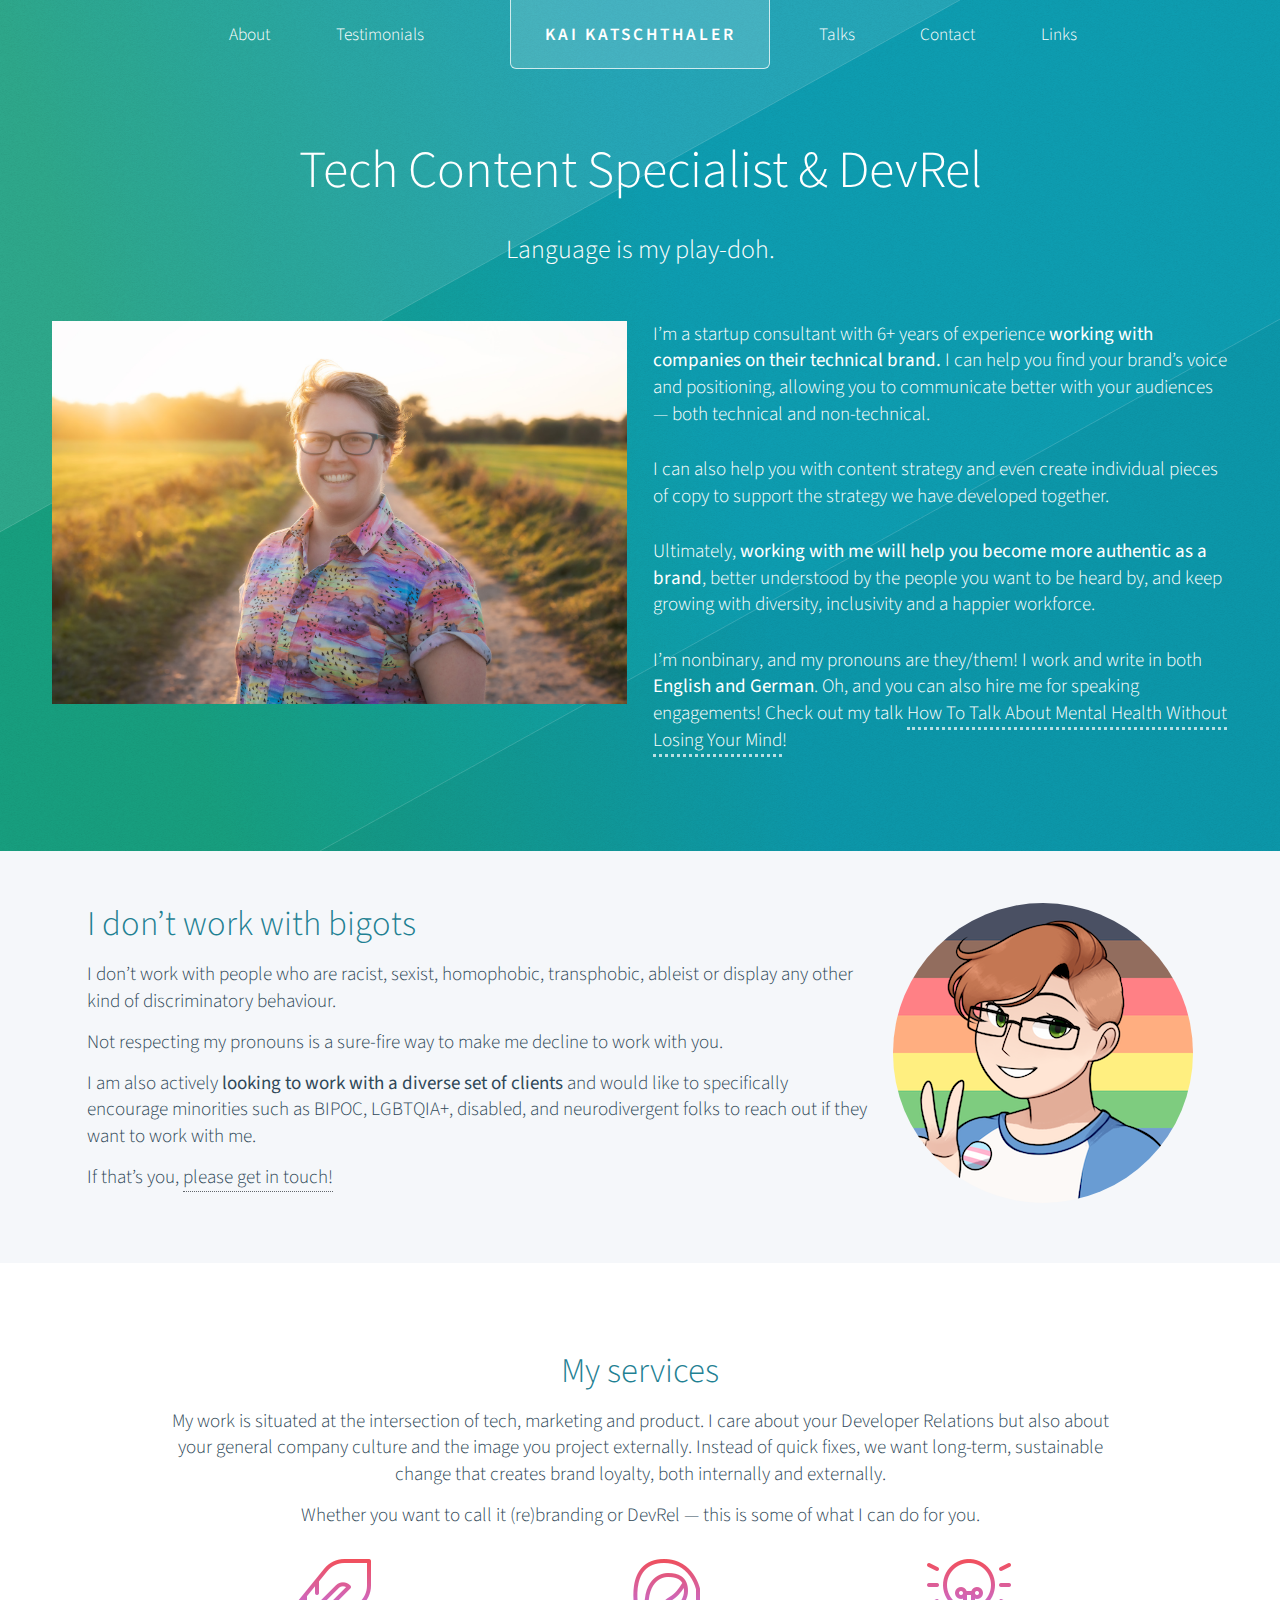
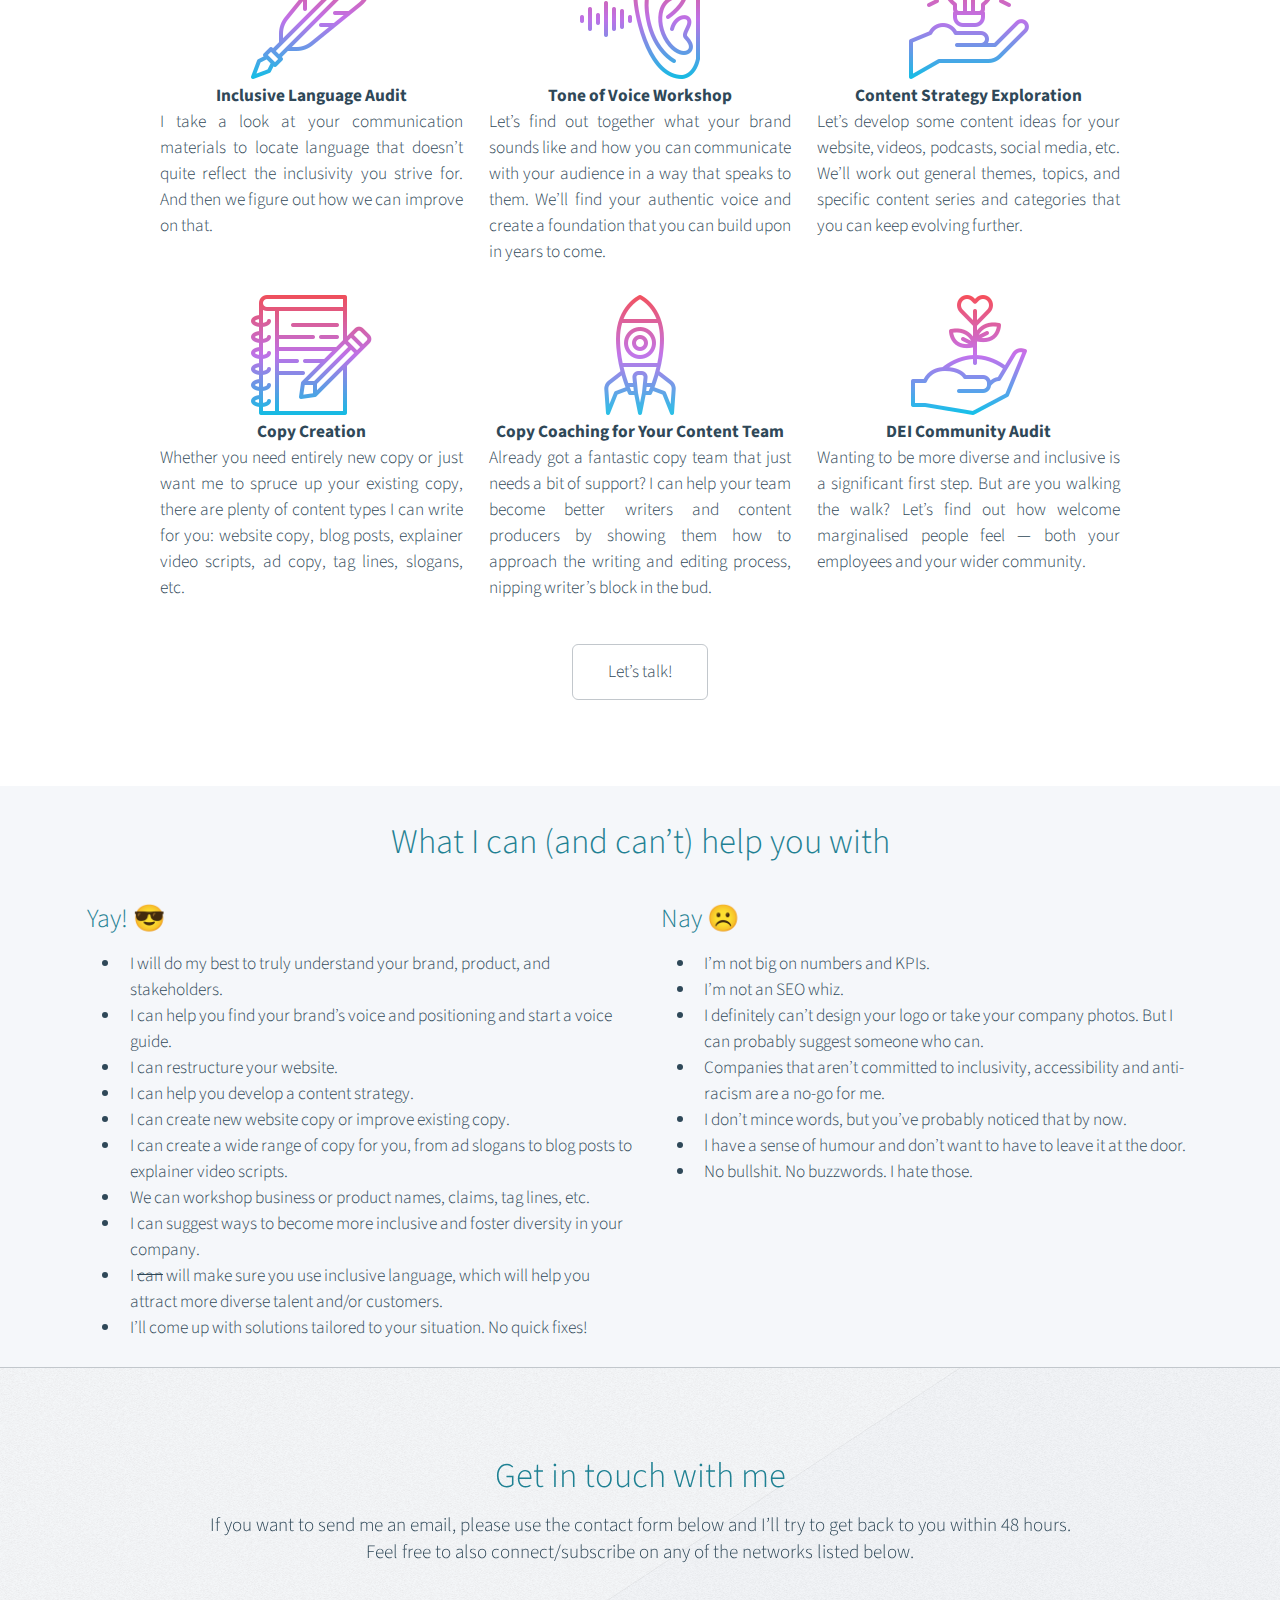
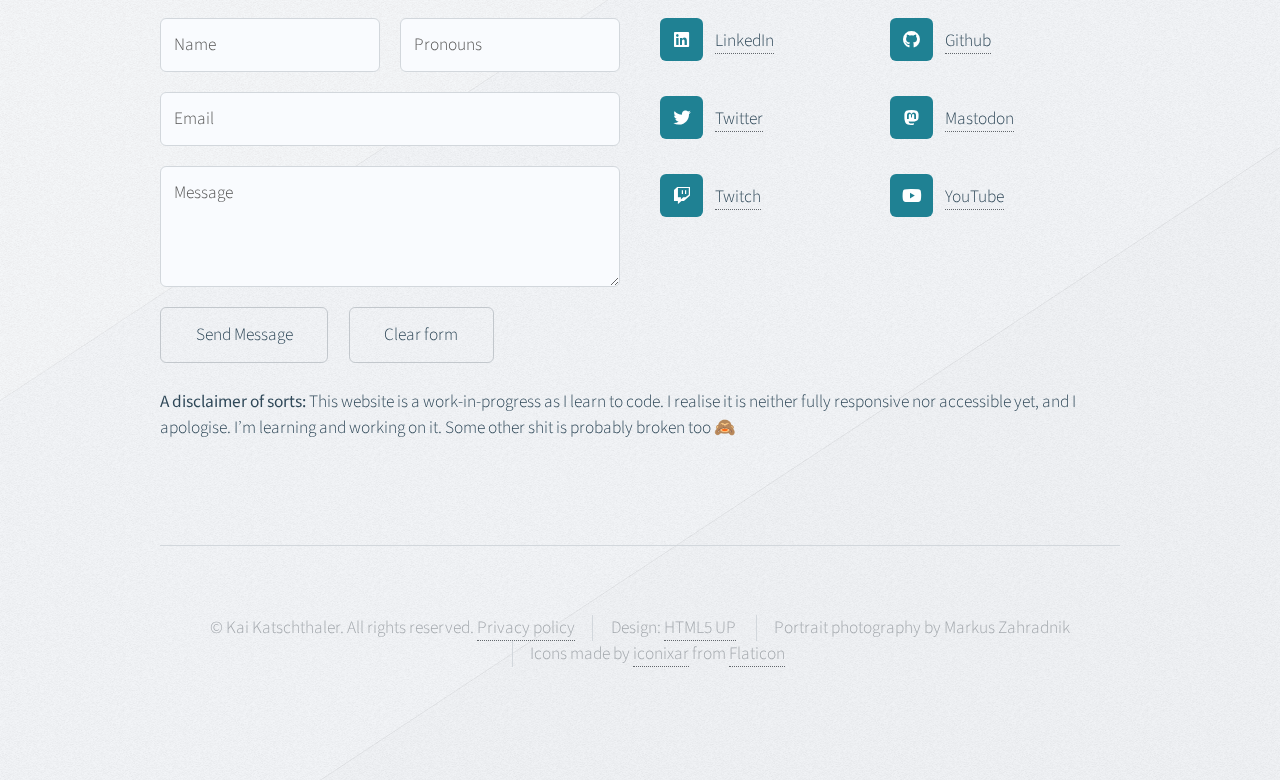
<file: index.html>
<!DOCTYPE HTML>
<!--
	Telephasic by HTML5 UP
	html5up.net | @ajlkn
	Free for personal and commercial use under the CCA 3.0 license (html5up.net/license)
-->
<html>
	<head>
		<title>Kai Katschthaler’s Portfolio</title>
		<meta charset="utf-8" />
		<meta name="viewport" content="width=device-width, initial-scale=1, user-scalable=no" />
		<link rel="stylesheet" href="assets/css/main.css" />
	</head>
	<body class="homepage is-preload">
		<div id="page-wrapper">

			<!-- Header -->
				<div id="header-wrapper">
					<div id="header" class="container">

						<!-- Logo -->
							<h1 id="logo"><a href="index.html">Kai Katschthaler</a>
              </h1>

						<!-- Nav -->
							<nav id="nav">
								<ul>
									<li><a href="about.html">About</a></li>
                  <li><a href="testimonials.html">Testimonials</a></li>
									<li class="break"><a href="talks.html">Talks</a></li>
                  <li><a href="#footer">Contact</a></li>
                  
                  <li>
										<a href="#">Links</a>
										<ul>
											<li><a href="./projects.html">Other projects</a></li>
                      <li><a href="https://kai.grumpyduck.dev" target="_blank">My Résumé</a></li>
											<li><a href="https://dev.to/thegrumpyenby" target="_blank">Dev.to Blog</a></li>
										</ul>
									</li>
								</ul>
							</nav>
					</div>

					<!-- Hero -->
						<section id="hero" class="container">
							<header>
								<h2>Tech Content Specialist & DevRel</h2>
							</header>
							<p>Language is my play-doh.</p>
            </section>

            <section id="intro">
              <div class="flex-container">
                <div class="flex-left">
                  <img src="images/Kai-Katschthaler-(c)markuszahradnik.com.jpg">

                </div>

                <div id="flex-right">
                  <p>I’m a startup consultant with 6+ years of experience <strong>working with companies on their technical brand.</strong> I can help you find your brand’s voice and positioning, allowing you to communicate better with your audiences — both technical and non-technical.</p>
                  
                  <p>I can also help you with content strategy and even create individual pieces of copy to support the strategy we have developed together.</p>
                    
                  <p>Ultimately, <strong>working with me will help you become more authentic as a brand</strong>, better understood by the people you want to be heard by, and keep growing with diversity, inclusivity and a happier workforce.</p>
                    
                  <p>I’m nonbinary, and my pronouns are they/them! I work and write in both <strong>English and German</strong>. Oh, and you can also hire me for speaking engagements! Check out my talk <a href="https://youtu.be/1WER8ydaLW8?t=7433">How To Talk About Mental Health Without Losing Your Mind</a>!                    
                  </p>

                </div>
              </div>
							<!-- <ul class="actions">
								<li><a href="#" class="button">Find out how I can help you</a></li>
							</ul> -->
						  </div>
            </section>

			<!-- Bigots Disclaimer -->
            <section id="disclaimer">
              <div class="flex-container">
                <div class="flex-left">
                  <h2>I don’t work with bigots</h2>
                  <p>I don’t work with people who are racist, sexist, homophobic, transphobic, ableist or display any other kind of discriminatory behaviour.</p>
                  <p>Not respecting my pronouns is a sure-fire way to make me decline to work with you.</p>
                  <p>I am also actively <strong>looking to work with a diverse set of clients</strong> and would like to specifically encourage minorities such as BIPOC, LGBTQIA+, disabled, and neurodivergent folks to reach out if they want to work with me.</p>
                  <p>If that’s you, <a href="">please get in touch!</a></p>
                </div>

                <div class="flex-right">
                  <img class="image-round" src="images/2022 Picrew Avatar strawberry blonde rainbow trans pin.png">
                </div>
              </div>
            </section>
        
			<!-- Services 1st row -->
      <!-- TODO media query small screens-->
				<div class="wrapper">
					<section class="container">
						<header class="major">
							<h2>My services</h2>
							<p>My work is situated at the intersection of tech, marketing and product. I care about your Developer Relations but also about your general company culture and the image you project externally. Instead of quick fixes, we want long-term, sustainable change that creates brand loyalty, both internally and externally.</p>
              <p>Whether you want to call it (re)branding or DevRel — this is some of what I can do for you.</p>
						</header>

            <div class="services-flexbox">
              <div class="flex-col1">
                <div>
                  <img src="images/icons/003-write.png">
                </div>
                <div>
                  <p><span>Inclusive Language Audit</span>
                    I take a look at your communication materials to locate language that doesn’t quite reflect the inclusivity you strive for. And then we figure out how we can improve on that.
                  </p>
                </div>
              </div>

              <div class="flex-col2">
                <div>
                  <img src="images/icons/010-listen.png">
                </div>
                <div>
                  <p><span>Tone of Voice Workshop</span>
                  Let’s find out together what your brand sounds like and how you can communicate with your audience in a way that speaks to them. We’ll find your authentic voice and create a foundation that you can build upon in years to come.
                  </p>
                </div>
              </div>

              <div class="flex-col3">
                <div>
                  <img src="images/icons/004-creative-work.png">
                </div>
                <div>
                  <p><span>Content Strategy Exploration</span>
                  Let’s develop some content ideas for your website, videos, podcasts, social media, etc. We’ll work out general themes, topics, and specific content series and categories that you can keep evolving further.
                  </p>
                </div>
              </div>

            </div>

            <!-- Services 2nd row-->
            <div class="services-flexbox">
              <div class="flex-col1">
                <div>
                  <img src="images/icons/028-writing.png">
                </div>
                <div>
                  <p><span>Copy Creation</span>
                    Whether you need entirely new copy or just want me to spruce up your existing copy, there are plenty of content types I can write for you: website copy, blog posts, explainer video scripts, ad copy, tag lines, slogans, etc.
                  </p>
                </div>
              </div>

              <div class="flex-col2">
                <div>
                  <img src="images/icons/034-rocket.png">
                </div>
                <div>
                  <p><span>Copy Coaching for Your Content Team</span>
                    Already got a fantastic copy team that just needs a bit of support? I can help your team become better writers and content producers by showing them how to approach the writing and editing process, nipping writer’s block in the bud.
                  </p>
                </div>
              </div>

              <div class="flex-col3">
                <div>
                  <img src="images/icons/038-love-2.png">
                </div>
                <div>
                  <p><span>DEI Community Audit</span>
                    Wanting to be more diverse and inclusive is a significant first step. But are you walking the walk? Let’s find out how welcome marginalised people  feel — both your employees and your wider community.
                  </p>
                </div>
              </div>
              
            </div>

						<ul class="actions major">
							<li><a href="#footer" class="button">Let’s talk!</a></li>
						</ul>
					</section>
				</div>

<!-- What I can and can’t do-->
<!-- TODO media query small screens-->
        <div class="services2">
          <h2>What I can (and can’t) help you with</h2>
          <div class="services2-flex">
            <div class="services2-col1">
              <h3>Yay! 😎</h3>
              <ul>
                <li>I will do my best to truly understand your brand, product, and stakeholders.</li>
                <li>I can help you find your brand’s voice and positioning and start a voice guide.</li>
                <li>I can restructure your website.</li>
                <li>I can help you develop a content strategy.</li>
                <li>I can create new website copy or improve existing copy.</li>
                <li>I can create a wide range of copy for you, from ad slogans to blog posts to explainer video scripts.</li>
                <li>We can workshop business or product names, claims, tag lines, etc.</li>
                <li>I can suggest ways to become more inclusive and foster diversity in your company.</li>
                <li>I <s>can</s> will make sure you use inclusive language, which will help you attract more diverse talent and/or customers.</li>
                <li>I’ll come up with solutions tailored to your situation. No quick fixes!</li>
              </ul>
            </div>
            <div class="services2-col2">
              <h3>Nay ☹️</h3>
              <ul>
                <li>I’m not big on numbers and KPIs.</li>
                <li>I’m not an SEO whiz.</li>
                <li>I definitely can’t design your logo or take your company photos. But I can probably suggest someone who can.</li>
                <li>Companies that aren’t committed to inclusivity, accessibility and anti-racism are a no-go for me.</li>
                <li>I don’t mince words, but you’ve probably noticed that by now.</li>
                <li>I have a sense of humour and don’t want to have to leave it at the door.</li>
                <li>No bullshit. No buzzwords. I hate those.</li>
                
              </ul>

            </div>
          </div>
        </div>
			<!-- Footer -->
				<div id="footer-wrapper">
					<div id="footer" class="container">
						<header class="major">
							<h2>Get in touch with me</h2>
							<p>If you want to send me an email, please use the contact form below and I’ll try to get back to you within 48 hours. <br> Feel free to also connect/subscribe on any of the networks listed below.</p>
						</header>
						<div class="row">
							<section class="col-6 col-12-narrower">
								<form method="post" action="https://formsubmit.co/776023502388009f6508685cbaaf35db">
                  <input type="hidden" name="_next" value="https://katschthaler.com/thank-you.html">
                  <input type="hidden" name="_autoresponse" value="Your message submitted at katschthaler.com">
                  <div class="row gtr-50">
										<div class="col-6 col-12-mobile">
											<input name="name" placeholder="Name" type="text" required />
										</div>
                    <div class="col-6 col-12-mobile">
											<input name="pronouns" placeholder="Pronouns" type="text" required/>
										</div>
										<div class="col-12">
											<input name="email" placeholder="Email" type="text" required />
										</div>
										<div class="col-12">
											<textarea name="message" placeholder="Message" required></textarea>
										</div>
										<div class="col-12">
											<ul class="actions">
												<li><input type="submit" value="Send Message" /></li>
												<li><input type="reset" value="Clear form" /></li>
											</ul>
										</div>
									</div>
								</form>
							</section>
							<section class="col-6 col-12-narrower">
								<div class="row gtr-0">
									<ul class="divided icons col-6 col-12-mobile">
										<li class="icon brands fa-linkedin"><a href="https://www.linkedin.com/in/kaikatschthaler" target="_blank">LinkedIn</a></li>
                    <li class="icon brands fa-twitter"><a href="https://twitter.com/thegrumpyenby" target="_blank">Twitter</a></li>
										<li class="icon brands fa-twitch"><a href="https://www.twitch.tv/thegrumpyenby" target="_blank">Twitch</a></li>
									</ul>
									<ul class="divided icons col-6 col-12-mobile">
										<li class="icon brands fa-github"><a href="https://github.com/thegrumpyenby" target="_blank">Github</li>
										<li class="icon brands fa-mastodon"><a href="https://queer.party/@thegrumpyenby" target="_blank">Mastodon</li>
										<li class="icon brands fa-youtube"><a href="https://www.youtube.com/@thegrumpyenby" target="_blank">YouTube</a></li>
									</ul>
								</div>
							</section>
						</div>
            <p><strong>A disclaimer of sorts: </strong>This website is a work-in-progress as I learn to code. I realise it is neither fully responsive nor accessible yet, and I apologise. I’m learning and working on it. Some other shit is probably broken too 🙈</p>
					</div>
					<div id="copyright" class="container">
						<ul class="menu">
							<li>&copy; Kai Katschthaler. All rights reserved. <a href="https://katschthaler.com/privacy-policy.md">Privacy policy</a> </li><li>Design: <a href="http://html5up.net">HTML5 UP</a></li>
              <li>Portrait photography by Markus Zahradnik</li>
              <li>Icons made by <a href="https://www.flaticon.com/authors/iconixar" target="_blank">iconixar</a> from <a href="https://www.flaticon.com" target="_blank">Flaticon</a></li>
						</ul>
					</div>
				</div>

		</div>

		<!-- Scripts -->
			<script src="assets/js/jquery.min.js"></script>
			<script src="assets/js/jquery.dropotron.min.js"></script>
			<script src="assets/js/browser.min.js"></script>
			<script src="assets/js/breakpoints.min.js"></script>
			<script src="assets/js/util.js"></script>
			<script src="assets/js/main.js"></script>
      <script src="assets/js/slideshow.js"></script>

	</body>
</html>
</file>
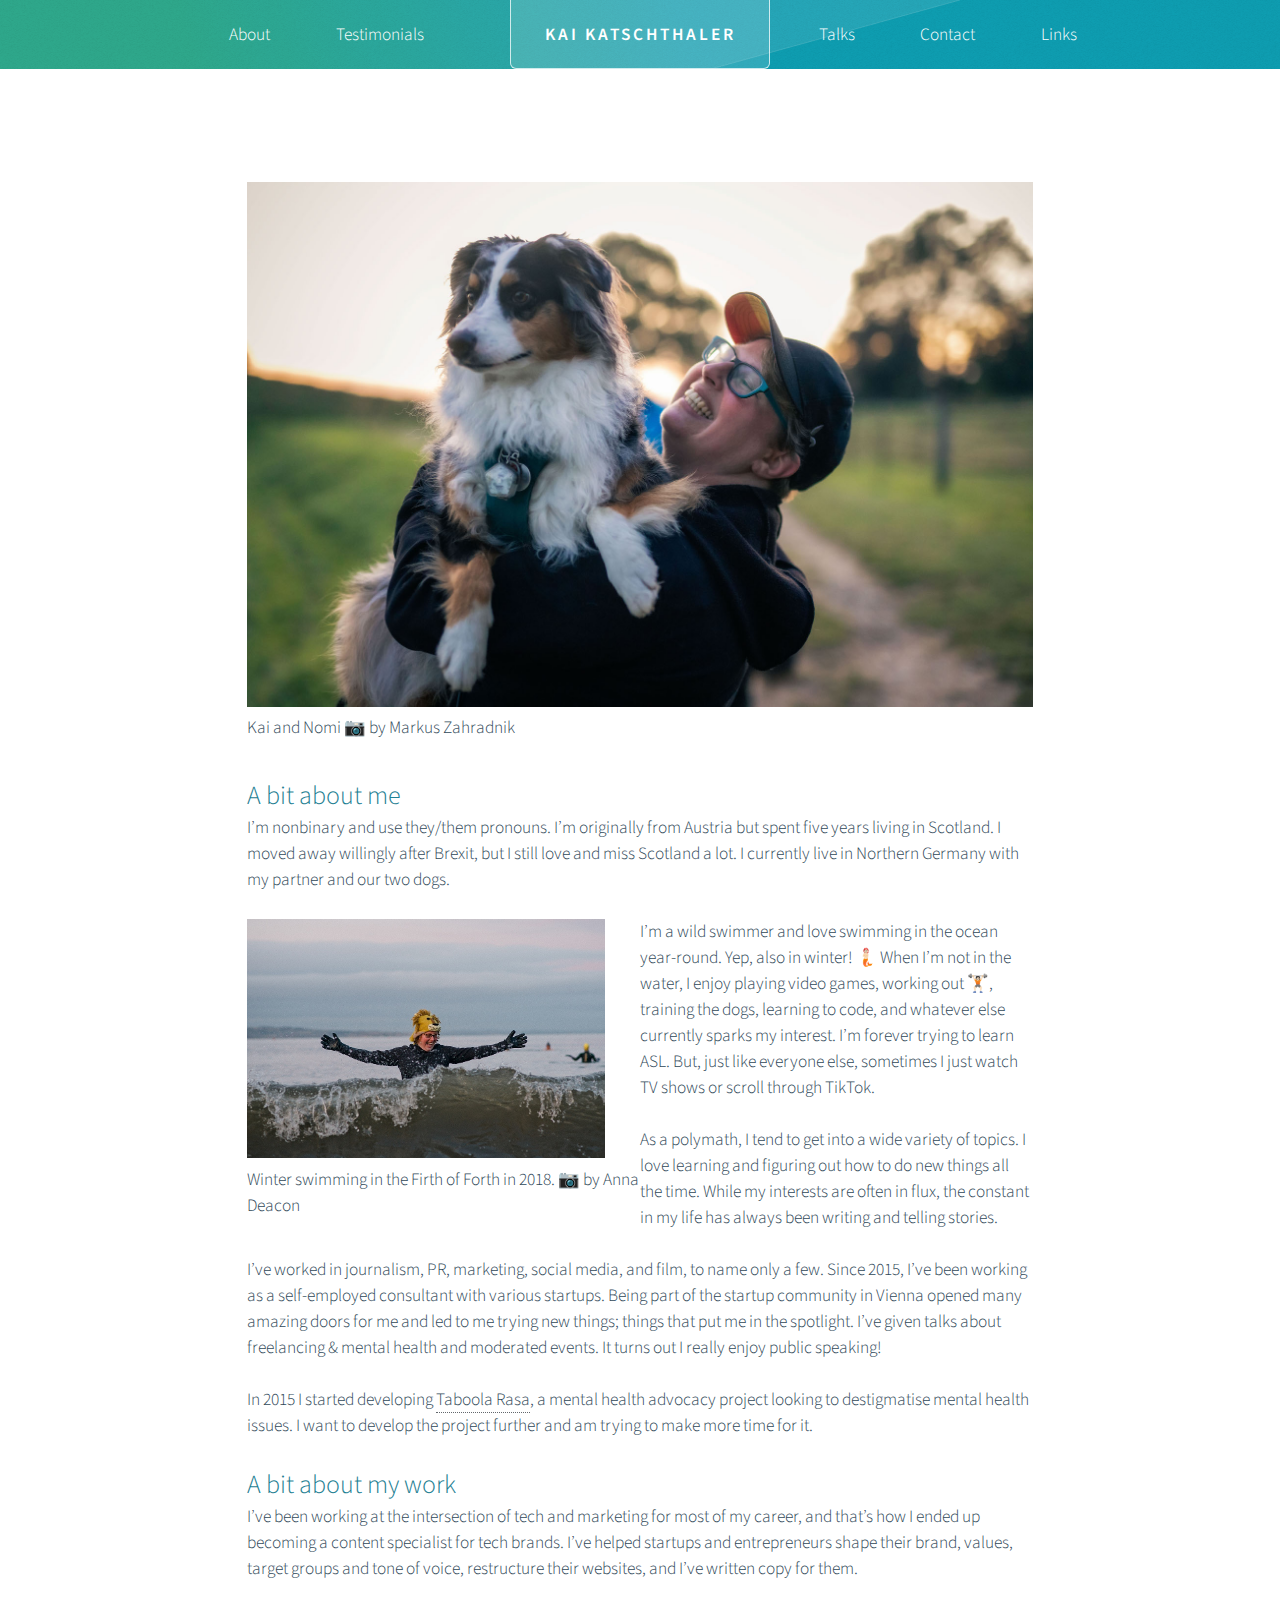
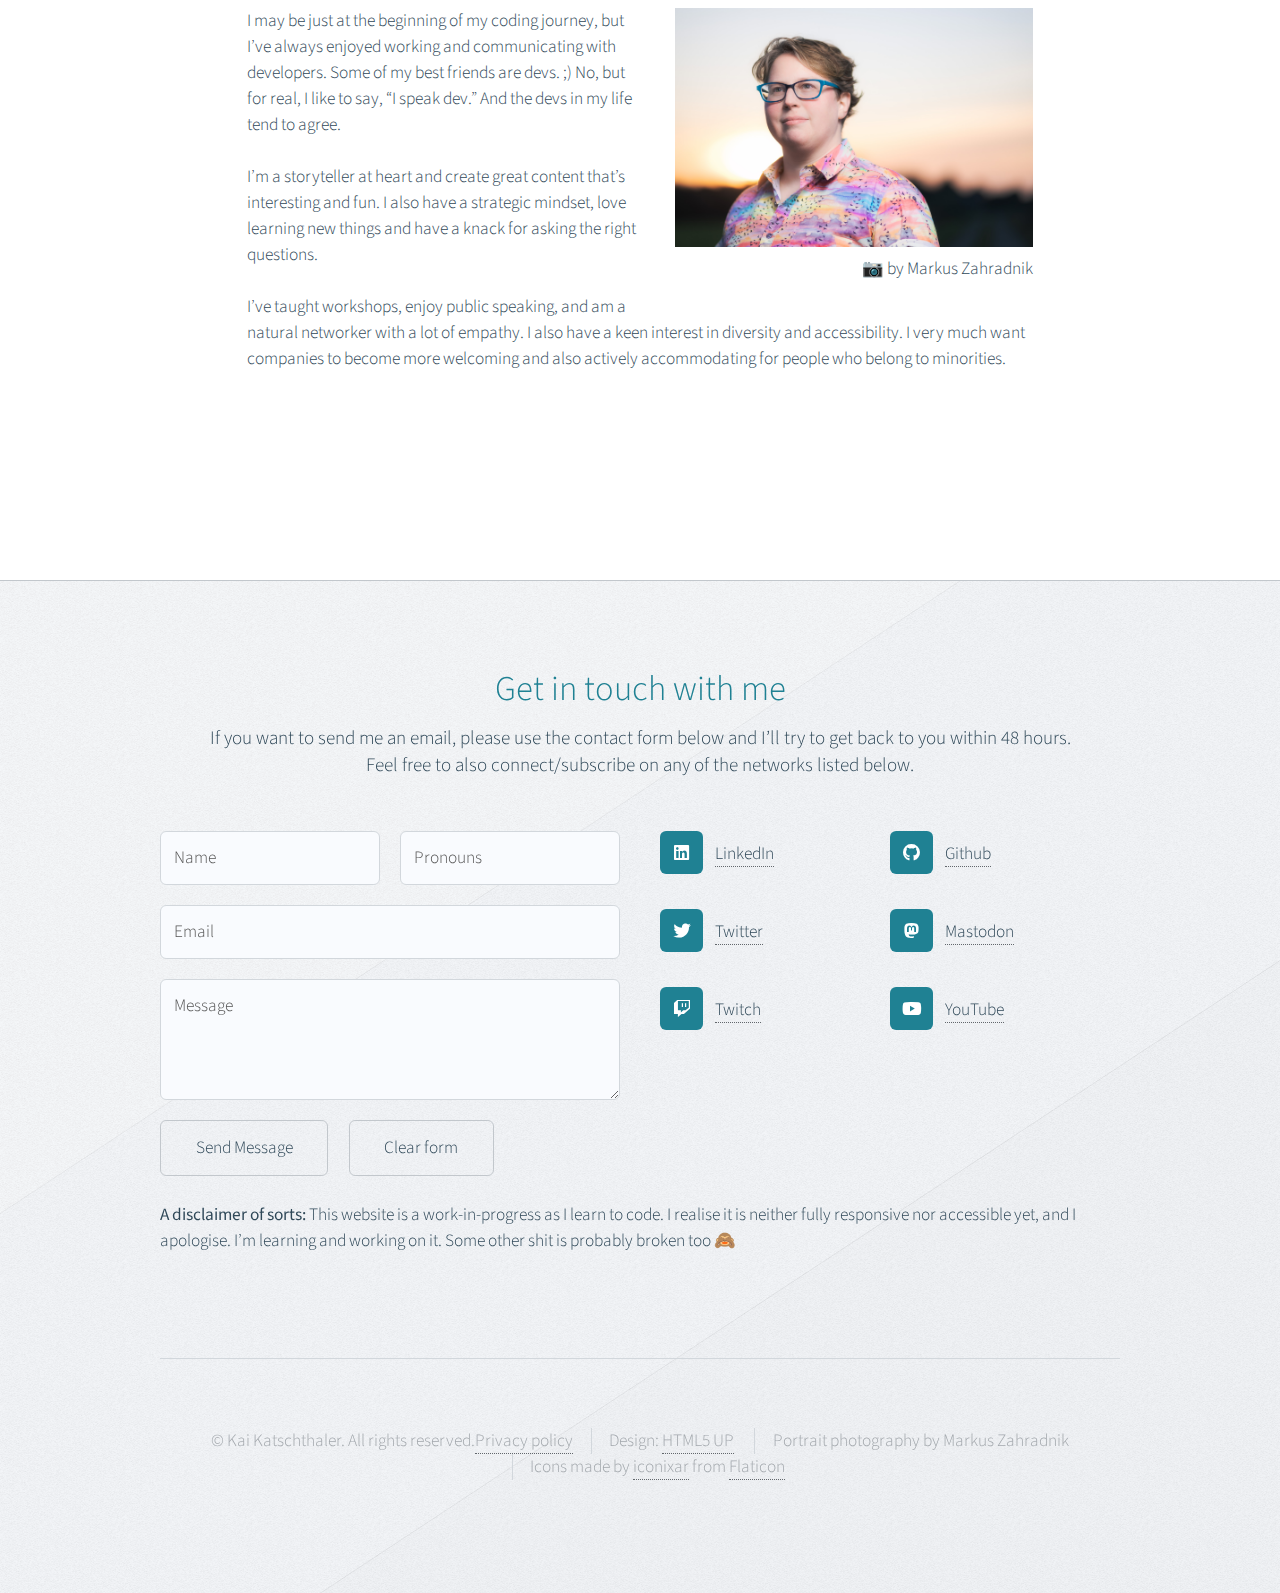
<file: about.html>
<!DOCTYPE HTML>
<!--
	Telephasic by HTML5 UP
	html5up.net | @ajlkn
	Free for personal and commercial use under the CCA 3.0 license (html5up.net/license)
-->
<html>
	<head>
		<title>About Kai Katschthaler</title>
		<meta charset="utf-8" />
		<meta name="viewport" content="width=device-width, initial-scale=1, user-scalable=no" />
		<link rel="stylesheet" href="assets/css/main.css" />
	</head>
	<body class="no-sidebar is-preload">
		<div id="page-wrapper">

			<!-- Header -->
				<div id="header-wrapper">
					<div id="header" class="container">

						<!-- Logo -->
							<h1 id="logo"><a href="index.html">Kai Katschthaler</a>
              </h1>

						<!-- Nav -->
							<nav id="nav">
								<ul>
									<li><a href="about.html">About</a></li>
									<li><a href="testimonials.html">Testimonials</a></li>
									<li class="break"><a href="talks.html">Talks</a></li>
                  <li><a href="#footer">Contact</a></li>

                  <li>
										<a href="#">Links</a>
										<ul>
											<li><a href="./projects.html">Other projects</a></li>
                      <li><a href="https://kai.grumpyduck.dev" target="_blank">My Résumé</a></li>
											<li><a href="https://dev.to/thegrumpyenby" target="_blank">Blog</a></li>
										</ul>
									</li>

								</ul>
							</nav>

					</div>
				</div>

			<!-- Main -->
				<div class="wrapper">
					<div class="container" id="main">

						<!-- Content -->
							<article class="article-centered">
								<header>
									<!-- <h2>About me</h2> -->
								</header>

                <figure>
								  <img class="image featured" src="images/Kai-Nomi-(c)markuszahradnik.com.JPG" alt="" /></a>
                  <figcaption>Kai and Nomi 📷 by Markus Zahradnik</figcaption>
                </figure>
                <h3>A bit about me</h3>
<!-- TODO fix text-->
								<p>I’m nonbinary and use they/them pronouns. I’m originally from Austria but spent five years living in Scotland. I moved away willingly after Brexit, but I still love and miss Scotland a lot. I currently live in Northern Germany with my partner and our two dogs.
                </p>
                <div>
                  <figure class="float left">
                    <img class="wrap-img left" src="images/Kai wild swimming portrait by anna deacon.jpg">
                    <figcaption class="wrap-caption left">Winter swimming in the Firth of Forth in 2018. 📷 by Anna Deacon</figcaption>
                  </figure>
                
                  <p class="whitespace">I’m a wild swimmer and love swimming in the ocean year-round. Yep, also in winter! 🧜🏻 When I’m not in the water, I enjoy playing video games, working out 🏋🏻, training the dogs, learning to code, and whatever else currently sparks my interest. I’m forever trying to learn ASL. But, just like everyone else, sometimes I just watch TV shows or scroll through TikTok.
                  <br>As a polymath, I tend to get into a wide variety of topics. I love learning and figuring out how to do new things all the time. While my interests are often in flux, the constant in my life has always been writing and telling stories.
                  <br>I’ve worked in journalism, PR, marketing, social media, and film, to name only a few. Since 2015, I’ve been working as a self-employed consultant with various startups. Being part of the startup community in Vienna opened many amazing doors for me and led to me trying new things; things that put me in the spotlight. I’ve given talks about freelancing & mental health and moderated events. It turns out I really enjoy public speaking!
                  <br>In 2015 I started developing <a href="https://taboolarasa.org">Taboola Rasa</a>, a mental health advocacy project looking to destigmatise mental health issues. I want to develop the project further and am trying to make more time for it.</p>
                  <h3>A bit about my work</h3>
                  <p>I’ve been working at the intersection of tech and marketing for most of my career, and that’s how I ended up becoming a content specialist for tech brands. I’ve helped startups and entrepreneurs shape their brand, values, target groups and tone of voice, restructure their websites, and I’ve written copy for them.</p>
                  
                  <figure class="float right">
                    <img class="wrap-img right" src="images/Kai-Katschthaler02 (c)markuszahradnik.com.jpg">
                    <figcaption class="wrap-caption right">📷 by Markus Zahradnik</figcaption>
                  </figure>

                  <p class="whitespace">I may be just at the beginning of my coding journey, but I’ve always enjoyed working and communicating with developers. Some of my best friends are devs. ;) No, but for real, I like to say, “I speak dev.” And the devs in my life tend to agree.
                  <br>I’m a storyteller at heart and create great content that’s interesting and fun. I also have a strategic mindset, love learning new things and have a knack for asking the right questions.
                  <br>I’ve taught workshops, enjoy public speaking, and am a natural networker with a lot of empathy. I also have a keen interest in diversity and accessibility. I very much want companies to become more welcoming and also actively accommodating for people who belong to minorities.
                  </p>
<!-- TODO add CTA-->
                </div>
							</article>
					</div>
				</div>

			<!-- Footer -->
      <div id="footer-wrapper">
        <div id="footer" class="container">
          <header class="major">
            <h2>Get in touch with me</h2>
            <p>If you want to send me an email, please use the contact form below and I’ll try to get back to you within 48 hours. <br> Feel free to also connect/subscribe on any of the networks listed below.</p>
          </header>
          <div class="row">
            <section class="col-6 col-12-narrower">
              <form method="post" action="https://formsubmit.co/776023502388009f6508685cbaaf35db">
                <input type="hidden" name="_next" value="https://katschthaler.com/thank-you.html">
                <input type="hidden" name="_autoresponse" value="Your message submitted at katschthaler.com">
                <div class="row gtr-50">
                  <div class="col-6 col-12-mobile">
                    <input name="name" placeholder="Name" type="text" required />
                  </div>
                  <div class="col-6 col-12-mobile">
                    <input name="pronouns" placeholder="Pronouns" type="text" required/>
                  </div>
                  <div class="col-12">
                    <input name="email" placeholder="Email" type="text" required />
                  </div>
                  <div class="col-12">
                    <textarea name="message" placeholder="Message" required></textarea>
                  </div>
                  <div class="col-12">
                    <ul class="actions">
                      <li><input type="submit" value="Send Message" /></li>
                      <li><input type="reset" value="Clear form" /></li>
                    </ul>
                  </div>
                </div>
              </form>
            </section>
            <section class="col-6 col-12-narrower">
              <div class="row gtr-0">
                <ul class="divided icons col-6 col-12-mobile">
                  <li class="icon brands fa-linkedin"><a href="https://www.linkedin.com/in/kaikatschthaler" target="_blank">LinkedIn</a></li>
                  <li class="icon brands fa-twitter"><a href="https://twitter.com/thegrumpyenby" target="_blank">Twitter</a></li>
                  <li class="icon brands fa-twitch"><a href="https://www.twitch.tv/thegrumpyenby" target="_blank">Twitch</a></li>
                </ul>
                <ul class="divided icons col-6 col-12-mobile">
                  <li class="icon brands fa-github"><a href="https://github.com/thegrumpyenby" target="_blank">Github</li>
                  <li class="icon brands fa-mastodon"><a rel="me" href="https://tenforward.social/@thegrumpyenby" target="_blank">Mastodon</li>
                  <li class="icon brands fa-youtube"><a href="https://www.youtube.com/@thegrumpyenby" target="_blank">YouTube</a></li>
                </ul>
              </div>
            </section>
          </div>
          <p><strong>A disclaimer of sorts: </strong>This website is a work-in-progress as I learn to code. I realise it is neither fully responsive nor accessible yet, and I apologise. I’m learning and working on it. Some other shit is probably broken too 🙈</p>
        </div>
        <div id="copyright" class="container">
          <ul class="menu">
            <li>&copy; Kai Katschthaler. All rights reserved.<a href="https://katschthaler.com/privacy-policy.md">Privacy policy</a></li><li>Design: <a href="http://html5up.net">HTML5 UP</a></li>
            <li>Portrait photography by Markus Zahradnik</li>
            <li>Icons made by <a href="https://www.flaticon.com/authors/iconixar" target="_blank">iconixar</a> from <a href="https://www.flaticon.com" target="_blank">Flaticon</a></li>
          </ul>
        </div>
      </div>

		</div>

		<!-- Scripts -->
			<script src="assets/js/jquery.min.js"></script>
			<script src="assets/js/jquery.dropotron.min.js"></script>
			<script src="assets/js/browser.min.js"></script>
			<script src="assets/js/breakpoints.min.js"></script>
			<script src="assets/js/util.js"></script>
			<script src="assets/js/main.js"></script>
      <script src="assets/js/slideshow.js"></script>

	</body>
</html>
</file>
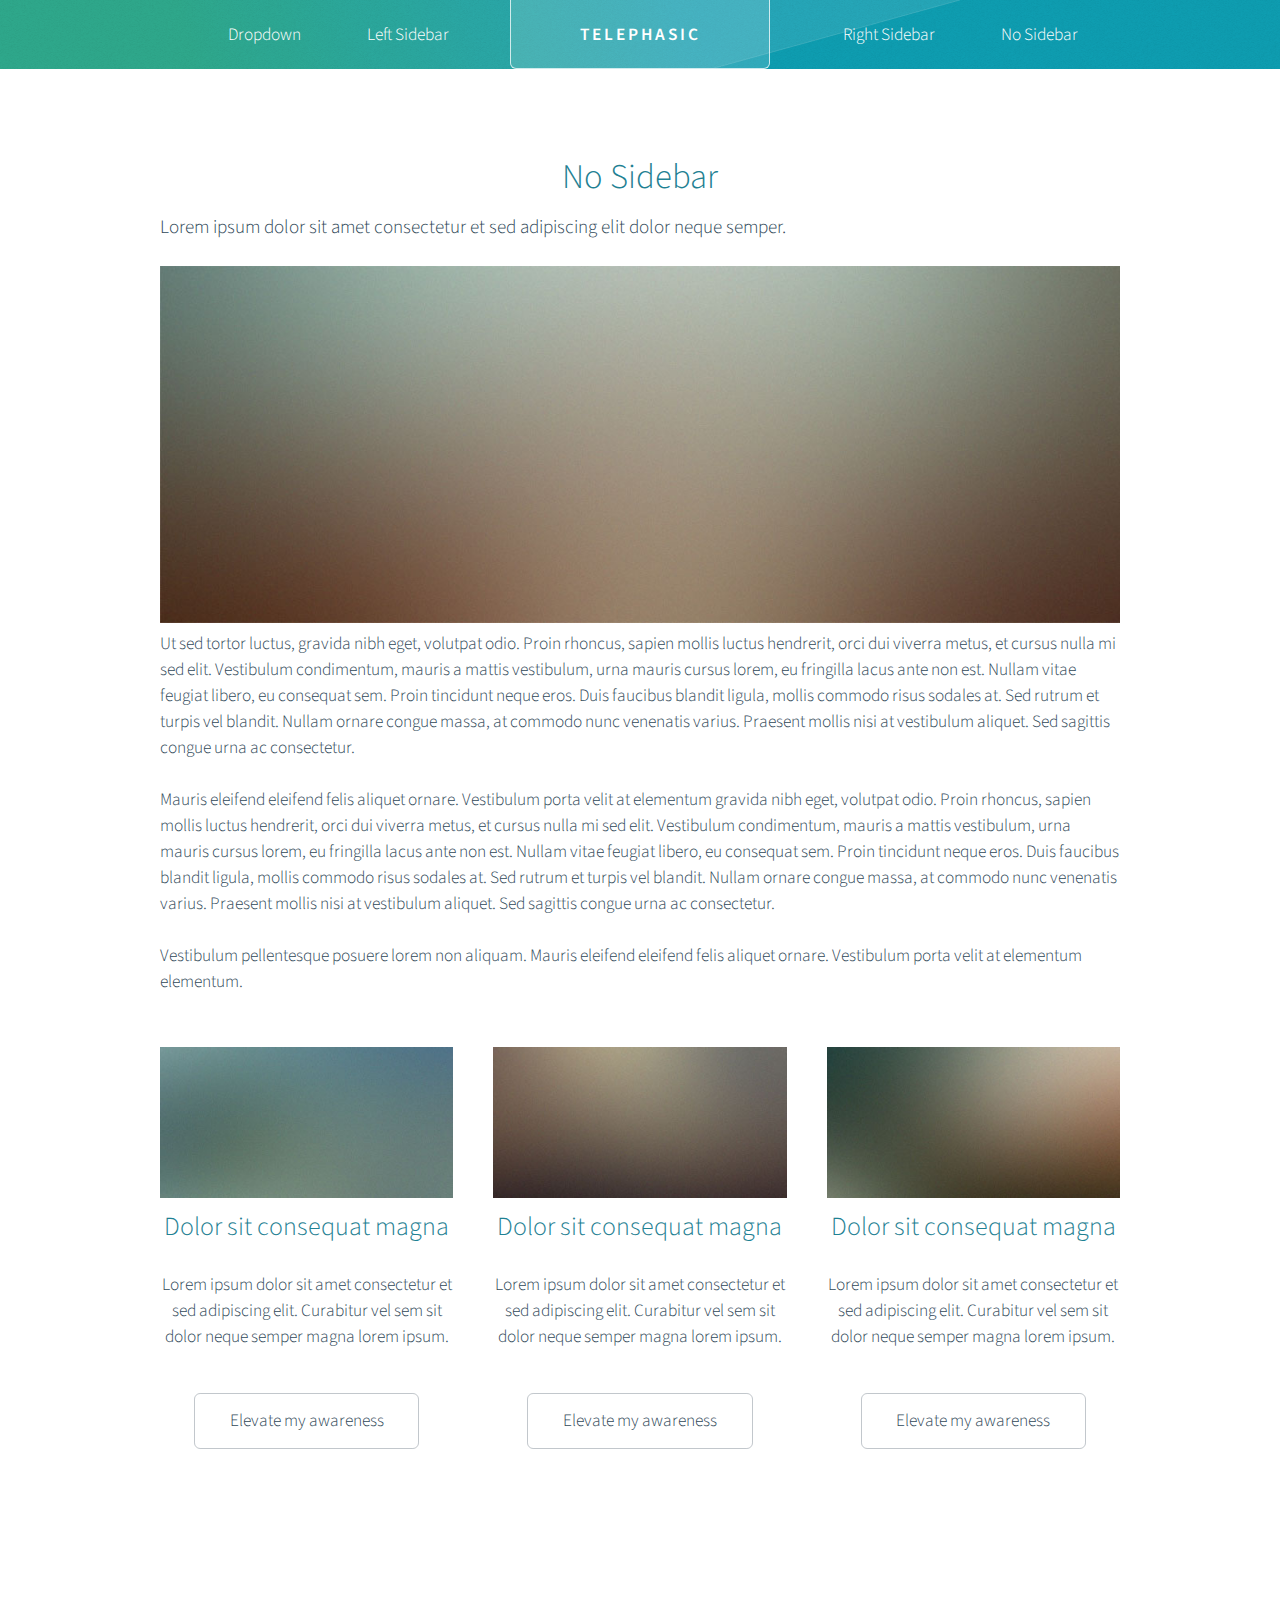
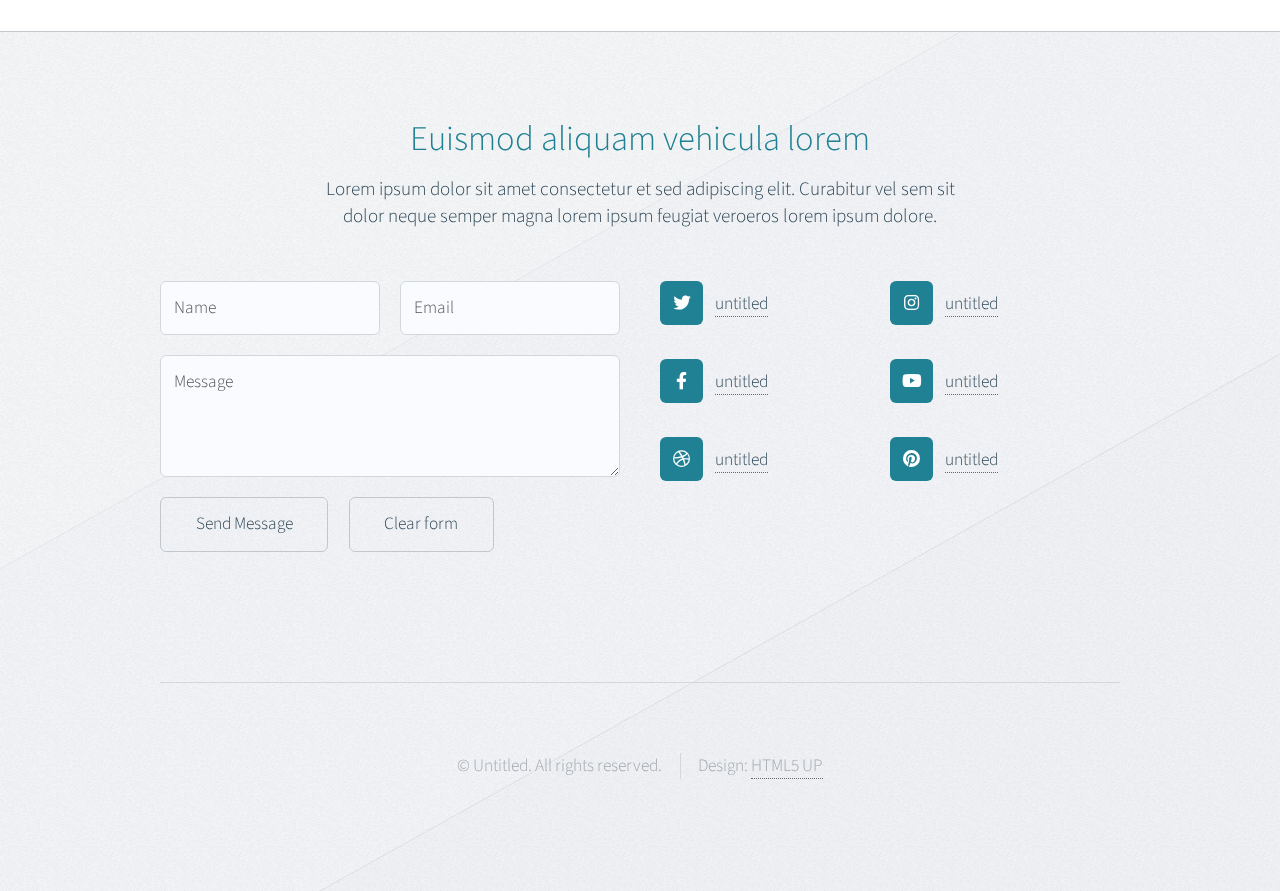
<file: no-sidebar.html>
<!DOCTYPE HTML>
<!--
	Telephasic by HTML5 UP
	html5up.net | @ajlkn
	Free for personal and commercial use under the CCA 3.0 license (html5up.net/license)
-->
<html>
	<head>
		<title>Telephasic by HTML5 UP</title>
		<meta charset="utf-8" />
		<meta name="viewport" content="width=device-width, initial-scale=1, user-scalable=no" />
		<link rel="stylesheet" href="assets/css/main.css" />
	</head>
	<body class="no-sidebar is-preload">
		<div id="page-wrapper">

			<!-- Header -->
				<div id="header-wrapper">
					<div id="header" class="container">

						<!-- Logo -->
							<h1 id="logo"><a href="index.html">Telephasic</a></h1>

						<!-- Nav -->
							<nav id="nav">
								<ul>
									<li>
										<a href="#">Dropdown</a>
										<ul>
											<li><a href="#">Lorem ipsum dolor</a></li>
											<li><a href="#">Magna phasellus</a></li>
											<li><a href="#">Etiam dolore nisl</a></li>
											<li>
												<a href="#">Phasellus consequat</a>
												<ul>
													<li><a href="#">Lorem ipsum dolor</a></li>
													<li><a href="#">Phasellus consequat</a></li>
													<li><a href="#">Magna phasellus</a></li>
													<li><a href="#">Etiam dolore nisl</a></li>
												</ul>
											</li>
											<li><a href="#">Veroeros feugiat</a></li>
										</ul>
									</li>
									<li><a href="left-sidebar.html">Left Sidebar</a></li>
									<li class="break"><a href="right-sidebar.html">Right Sidebar</a></li>
									<li><a href="no-sidebar.html">No Sidebar</a></li>
								</ul>
							</nav>

					</div>
				</div>

			<!-- Main -->
				<div class="wrapper">
					<div class="container" id="main">

						<!-- Content -->
							<article id="content">
								<header>
									<h2>No Sidebar</h2>
									<p>Lorem ipsum dolor sit amet consectetur et sed adipiscing elit
									dolor neque semper.</p>
								</header>
								<a href="#" class="image featured"><img src="images/pic06.jpg" alt="" /></a>
								<p>Ut sed tortor luctus, gravida nibh eget, volutpat odio. Proin rhoncus, sapien
								mollis luctus hendrerit, orci dui viverra metus, et cursus nulla mi sed elit. Vestibulum
								condimentum, mauris a mattis vestibulum, urna mauris cursus lorem, eu fringilla lacus
								ante non est. Nullam vitae feugiat libero, eu consequat sem. Proin tincidunt neque
								eros. Duis faucibus blandit ligula, mollis commodo risus sodales at. Sed rutrum et
								turpis vel blandit. Nullam ornare congue massa, at commodo nunc venenatis varius.
								Praesent mollis nisi at vestibulum aliquet. Sed sagittis congue urna ac consectetur.</p>
								<p>Mauris eleifend eleifend felis aliquet ornare. Vestibulum porta velit at elementum
								gravida nibh eget, volutpat odio. Proin rhoncus, sapien
								mollis luctus hendrerit, orci dui viverra metus, et cursus nulla mi sed elit. Vestibulum
								condimentum, mauris a mattis vestibulum, urna mauris cursus lorem, eu fringilla lacus
								ante non est. Nullam vitae feugiat libero, eu consequat sem. Proin tincidunt neque
								eros. Duis faucibus blandit ligula, mollis commodo risus sodales at. Sed rutrum et
								turpis vel blandit. Nullam ornare congue massa, at commodo nunc venenatis varius.
								Praesent mollis nisi at vestibulum aliquet. Sed sagittis congue urna ac consectetur.</p>
								<p>Vestibulum pellentesque posuere lorem non aliquam. Mauris eleifend eleifend
								felis aliquet ornare. Vestibulum porta velit at elementum elementum.</p>
							</article>

						<div class="row features">
							<section class="col-4 col-12-narrower feature">
								<div class="image-wrapper first">
									<a href="#" class="image featured"><img src="images/pic03.jpg" alt="" /></a>
								</div>
								<header>
									<h3>Dolor sit consequat magna</h3>
								</header>
								<p>Lorem ipsum dolor sit amet consectetur et sed adipiscing elit. Curabitur
								vel sem sit dolor neque semper magna lorem ipsum.</p>
								<ul class="actions">
									<li><a href="#" class="button">Elevate my awareness</a></li>
								</ul>
							</section>
							<section class="col-4 col-12-narrower feature">
								<div class="image-wrapper">
									<a href="#" class="image featured"><img src="images/pic04.jpg" alt="" /></a>
								</div>
								<header>
									<h3>Dolor sit consequat magna</h3>
								</header>
								<p>Lorem ipsum dolor sit amet consectetur et sed adipiscing elit. Curabitur
								vel sem sit dolor neque semper magna lorem ipsum.</p>
								<ul class="actions">
									<li><a href="#" class="button">Elevate my awareness</a></li>
								</ul>
							</section>
							<section class="col-4 col-12-narrower feature">
								<div class="image-wrapper">
									<a href="#" class="image featured"><img src="images/pic05.jpg" alt="" /></a>
								</div>
								<header>
									<h3>Dolor sit consequat magna</h3>
								</header>
								<p>Lorem ipsum dolor sit amet consectetur et sed adipiscing elit. Curabitur
								vel sem sit dolor neque semper magna lorem ipsum.</p>
								<ul class="actions">
									<li><a href="#" class="button">Elevate my awareness</a></li>
								</ul>
							</section>
						</div>
					</div>
				</div>

			<!-- Footer -->
				<div id="footer-wrapper">
					<div id="footer" class="container">
						<header class="major">
							<h2>Euismod aliquam vehicula lorem</h2>
							<p>Lorem ipsum dolor sit amet consectetur et sed adipiscing elit. Curabitur vel sem sit<br />
							dolor neque semper magna lorem ipsum feugiat veroeros lorem ipsum dolore.</p>
						</header>
						<div class="row">
							<section class="col-6 col-12-narrower">
								<form method="post" action="#">
									<div class="row gtr-50">
										<div class="col-6 col-12-mobile">
											<input name="name" placeholder="Name" type="text" />
										</div>
										<div class="col-6 col-12-mobile">
											<input name="email" placeholder="Email" type="text" />
										</div>
										<div class="col-12">
											<textarea name="message" placeholder="Message"></textarea>
										</div>
										<div class="col-12">
											<ul class="actions">
												<li><input type="submit" value="Send Message" /></li>
												<li><input type="reset" value="Clear form" /></li>
											</ul>
										</div>
									</div>
								</form>
							</section>
							<section class="col-6 col-12-narrower">
								<div class="row gtr-0">
									<ul class="divided icons col-6 col-12-mobile">
										<li class="icon brands fa-twitter"><a href="#"><span class="extra">twitter.com/</span>untitled</a></li>
										<li class="icon brands fa-facebook-f"><a href="#"><span class="extra">facebook.com/</span>untitled</a></li>
										<li class="icon brands fa-dribbble"><a href="#"><span class="extra">dribbble.com/</span>untitled</a></li>
									</ul>
									<ul class="divided icons col-6 col-12-mobile">
										<li class="icon brands fa-instagram"><a href="#"><span class="extra">instagram.com/</span>untitled</a></li>
										<li class="icon brands fa-youtube"><a href="#"><span class="extra">youtube.com/</span>untitled</a></li>
										<li class="icon brands fa-pinterest"><a href="#"><span class="extra">pinterest.com/</span>untitled</a></li>
									</ul>
								</div>
							</section>
						</div>
					</div>
					<div id="copyright" class="container">
						<ul class="menu">
							<li>&copy; Untitled. All rights reserved.</li><li>Design: <a href="http://html5up.net">HTML5 UP</a></li>
						</ul>
					</div>
				</div>

		</div>

		<!-- Scripts -->
			<script src="assets/js/jquery.min.js"></script>
			<script src="assets/js/jquery.dropotron.min.js"></script>
			<script src="assets/js/browser.min.js"></script>
			<script src="assets/js/breakpoints.min.js"></script>
			<script src="assets/js/util.js"></script>
			<script src="assets/js/main.js"></script>

	</body>
</html>
</file>
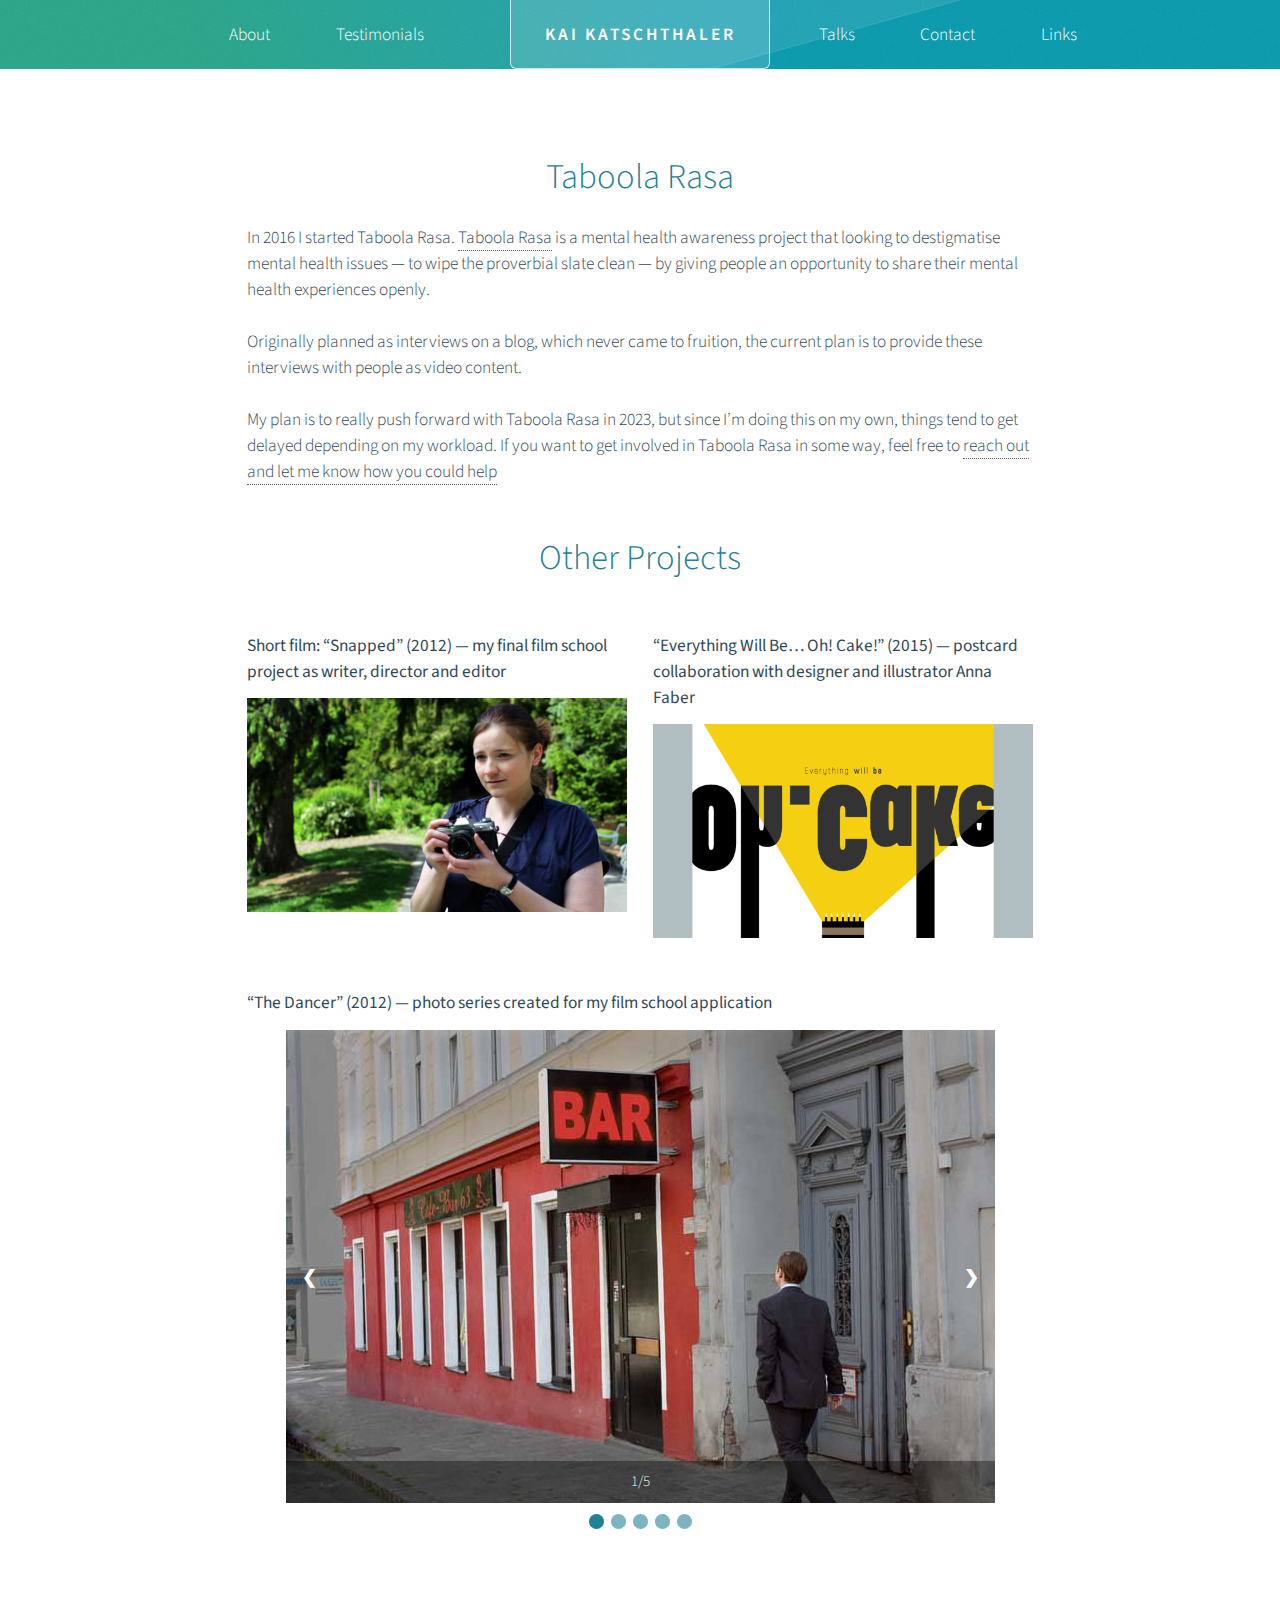
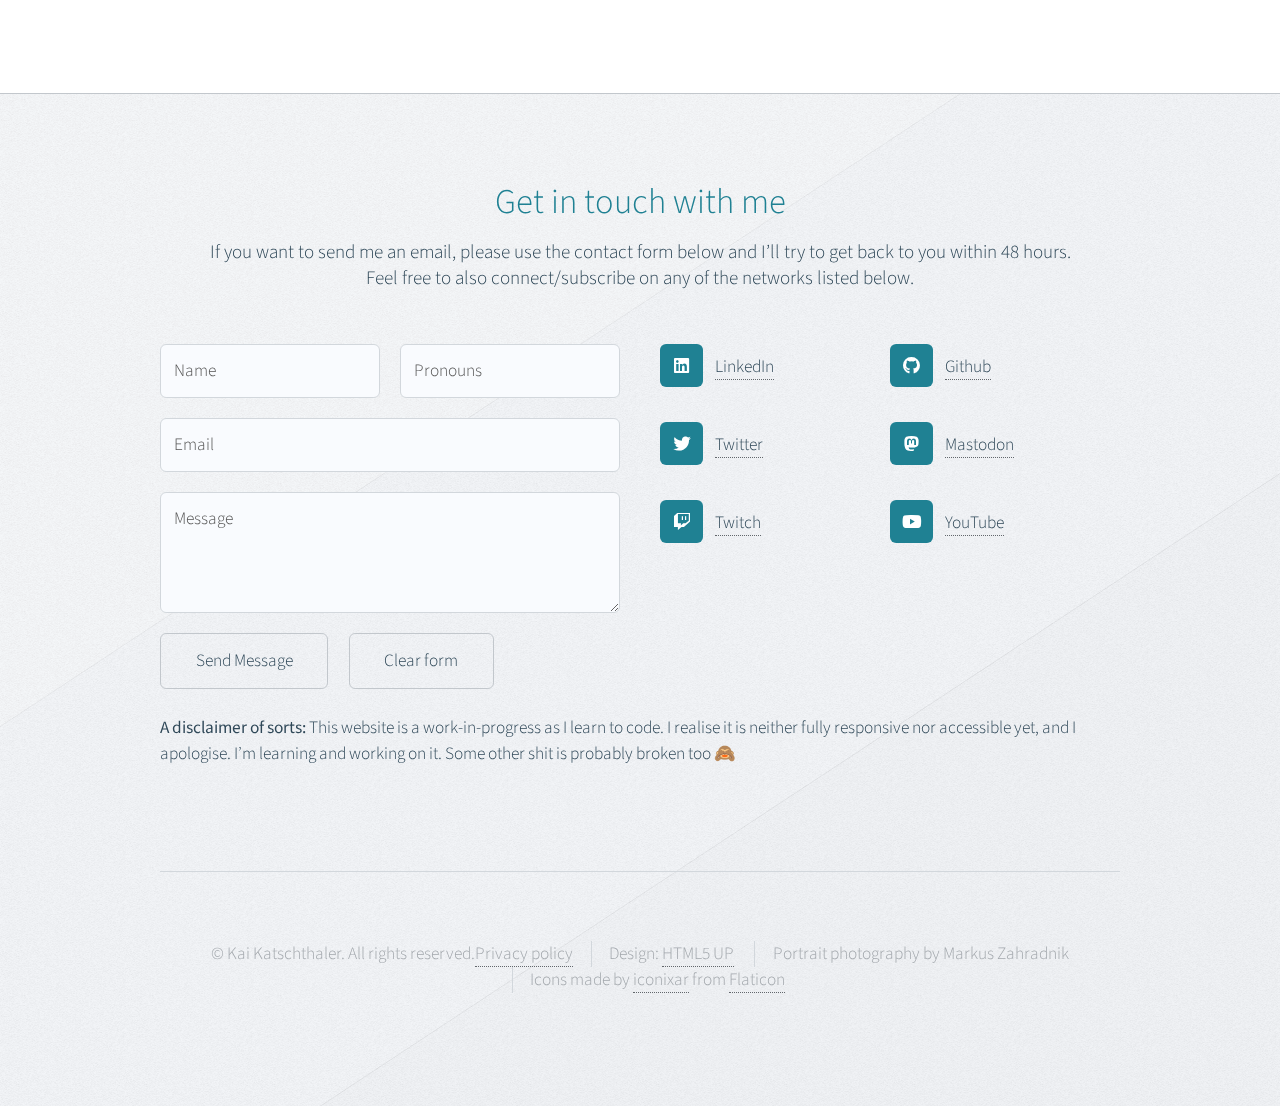
<file: projects.html>
<!DOCTYPE HTML>
<!--
	Telephasic by HTML5 UP
	html5up.net | @ajlkn
	Free for personal and commercial use under the CCA 3.0 license (html5up.net/license)
-->
<html>
	<head>
		<title>Other Projects</title>
		<meta charset="utf-8" />
		<meta name="viewport" content="width=device-width, initial-scale=1, user-scalable=no" />
		<link rel="stylesheet" href="assets/css/main.css" />
	</head>
	<body class="no-sidebar is-preload">
		<div id="page-wrapper">

			<!-- Header -->
				<div id="header-wrapper">
					<div id="header" class="container">

						<!-- Logo -->
							<h1 id="logo"><a href="index.html">Kai Katschthaler</a></h1>

						<!-- Nav -->
							<nav id="nav">
								<ul>
									<li><a href="about.html">About</a></li>
                  <li><a href="testimonials.html">Testimonials</a></li>
									<li class="break"><a href="talks.html">Talks</a></li>
                  <li><a href="#footer">Contact</a></li>

                  <li>
										<a href="#">Links</a>
										<ul>
											<li><a href="./projects.html">Other projects</a></li>
                      <li><a href="https://kai.grumpyduck.dev" target="_blank">My Résumé</a></li>
											<li><a href="https://dev.to/thegrumpyenby" target="_blank">Blog</a></li>
										</ul>
									</li>

								</ul>
							</nav>

					</div>
				</div>

			<!-- Main -->
				<div class="wrapper">
					<div class="container" id="main">

						<!-- Content -->
							<article id="content" class="article-centered">
								<header>
									<h2>Taboola Rasa</h2>
                </header>
                <div><p>In 2016 I started Taboola Rasa. <a href="https://taboolarasa.org" target="_blank">Taboola Rasa</a> is a mental health awareness project that looking to destigmatise mental health issues — to wipe the proverbial slate clean — by giving people an opportunity to share their mental health experiences openly.</p>
                  <p>Originally planned as interviews on a blog, which never came to fruition, the current plan is to provide these interviews with people as video content.</p>
                  <p>My plan is to really push forward with Taboola Rasa in 2023, but since I’m doing this on my own, things tend to get delayed depending on my workload. If you want to get involved in Taboola Rasa in some way, feel free to <a href="#footer">reach out and let me know how you could help</a></p></div>
<!-- TODO media query medium screens, text above image is an issue -->                
                <div class="talk-section">
                  <h2>Other Projects</h2>
                  <div class="projects">
                    <div class="project-video">
                      <p>Short film: “Snapped” (2012) — my final film school project as writer, director and editor</p>
                      <a href="https://www.youtube.com/embed/Eln8wIpkC4s" target="_blank"><img src="./images/projects/Snapped.png"></a>
                    </div>  
              
                    <div class="project-video">
                      <p>“Everything Will Be… Oh! Cake!” (2015) — postcard collaboration with designer and illustrator <a href="https://www.annafaber.at" target="_blank">Anna Faber</a></p>
                      <img src="./images/projects/Everything-Cake.png">
                    </div>  

                    <!-- Slideshow -->
                    <div class="project-video">
                      <p>“The Dancer” (2012) — photo series created for my film school application</p>

                      <div class="slideshow-container">
                        <div class="mySlides">
                          <img src="./images/projects/The-Dancer/01.jpg">
                          <div class="text">1/5</div>
                        </div>  

                        <div class="mySlides">
                          <img src="./images/projects/The-Dancer/02.jpg">
                          <div class="text">2/5</div>
                        </div>

                        <div class="mySlides">
                          <img src="./images/projects/The-Dancer/03.jpg">
                          <div class="text">3/5</div>
                        </div>

                        <div class="mySlides">
                          <img src="./images/projects/The-Dancer/04.jpg">
                          <div class="text">4/5</div>
                        </div>

                        <div class="mySlides">
                          <img src="./images/projects/The-Dancer/05.jpg">
                          <div class="text">5/5</div>
                        </div>
                      <!-- Next and previous buttons -->
                        <a class="prev" onclick="plusSlides(-1)">&#10094;</a>
                        <a class="next" onclick="plusSlides(1)">&#10095;</a>
                      </div>
                      <div style="text-align:center">
                        <span class="dot" onclick="currentSlide(1)"></span>
                        <span class="dot" onclick="currentSlide(2)"></span>
                        <span class="dot" onclick="currentSlide(3)"></span>
                        <span class="dot" onclick="currentSlide(4)"></span>
                        <span class="dot" onclick="currentSlide(5)"></span>
                      </div>
      
                    </div>
                  <!-- end of slideshow -->
                  </div>
                </div>
							</article>
					</div>
				</div>

			<!-- Footer -->
      <div id="footer-wrapper">
        <div id="footer" class="container">
          <header class="major">
            <h2>Get in touch with me</h2>
            <p>If you want to send me an email, please use the contact form below and I’ll try to get back to you within 48 hours. <br> Feel free to also connect/subscribe on any of the networks listed below.</p>
          </header>
          <div class="row">
            <section class="col-6 col-12-narrower">
              <form method="post" action="https://formsubmit.co/776023502388009f6508685cbaaf35db">
                <input type="hidden" name="_next" value="https://katschthaler.com/thank-you.html">
                <input type="hidden" name="_autoresponse" value="Your message submitted at katschthaler.com">
                <div class="row gtr-50">
                  <div class="col-6 col-12-mobile">
                    <input name="name" placeholder="Name" type="text" required />
                  </div>
                  <div class="col-6 col-12-mobile">
                    <input name="pronouns" placeholder="Pronouns" type="text" required/>
                  </div>
                  <div class="col-12">
                    <input name="email" placeholder="Email" type="text" required />
                  </div>
                  <div class="col-12">
                    <textarea name="message" placeholder="Message" required></textarea>
                  </div>
                  <div class="col-12">
                    <ul class="actions">
                      <li><input type="submit" value="Send Message" /></li>
                      <li><input type="reset" value="Clear form" /></li>
                    </ul>
                  </div>
                </div>
              </form>
            </section>
            <section class="col-6 col-12-narrower">
              <div class="row gtr-0">
                <ul class="divided icons col-6 col-12-mobile">
                  <li class="icon brands fa-linkedin"><a href="https://www.linkedin.com/in/kaikatschthaler" target="_blank">LinkedIn</a></li>
                  <li class="icon brands fa-twitter"><a href="https://twitter.com/thegrumpyenby" target="_blank">Twitter</a></li>
                  <li class="icon brands fa-twitch"><a href="https://www.twitch.tv/thegrumpyenby" target="_blank">Twitch</a></li>
                </ul>
                <ul class="divided icons col-6 col-12-mobile">
                  <li class="icon brands fa-github"><a href="https://github.com/thegrumpyenby" target="_blank">Github</li>
                  <li class="icon brands fa-mastodon"><a href="https://queer.party/@thegrumpyenby" target="_blank">Mastodon</li>
                  <li class="icon brands fa-youtube"><a href="https://www.youtube.com/@thegrumpyenby" target="_blank">YouTube</a></li>
                </ul>
              </div>
            </section>
          </div>
          <p><strong>A disclaimer of sorts: </strong>This website is a work-in-progress as I learn to code. I realise it is neither fully responsive nor accessible yet, and I apologise. I’m learning and working on it. Some other shit is probably broken too 🙈</p>
        </div>
        <div id="copyright" class="container">
          <ul class="menu">
            <li>&copy; Kai Katschthaler. All rights reserved.<a href="https://katschthaler.com/privacy-policy.md">Privacy policy</a></li><li>Design: <a href="http://html5up.net">HTML5 UP</a></li>
            <li>Portrait photography by Markus Zahradnik</li>
            <li>Icons made by <a href="https://www.flaticon.com/authors/iconixar" target="_blank">iconixar</a> from <a href="https://www.flaticon.com" target="_blank">Flaticon</a></li>
          </ul>
        </div>
      </div>

		</div>

		<!-- Scripts -->
			<script src="assets/js/jquery.min.js"></script>
			<script src="assets/js/jquery.dropotron.min.js"></script>
			<script src="assets/js/browser.min.js"></script>
			<script src="assets/js/breakpoints.min.js"></script>
			<script src="assets/js/util.js"></script>
			<script src="assets/js/main.js"></script>
      <script src="assets/js/slideshow.js"></script>

	</body>
</html>
</file>
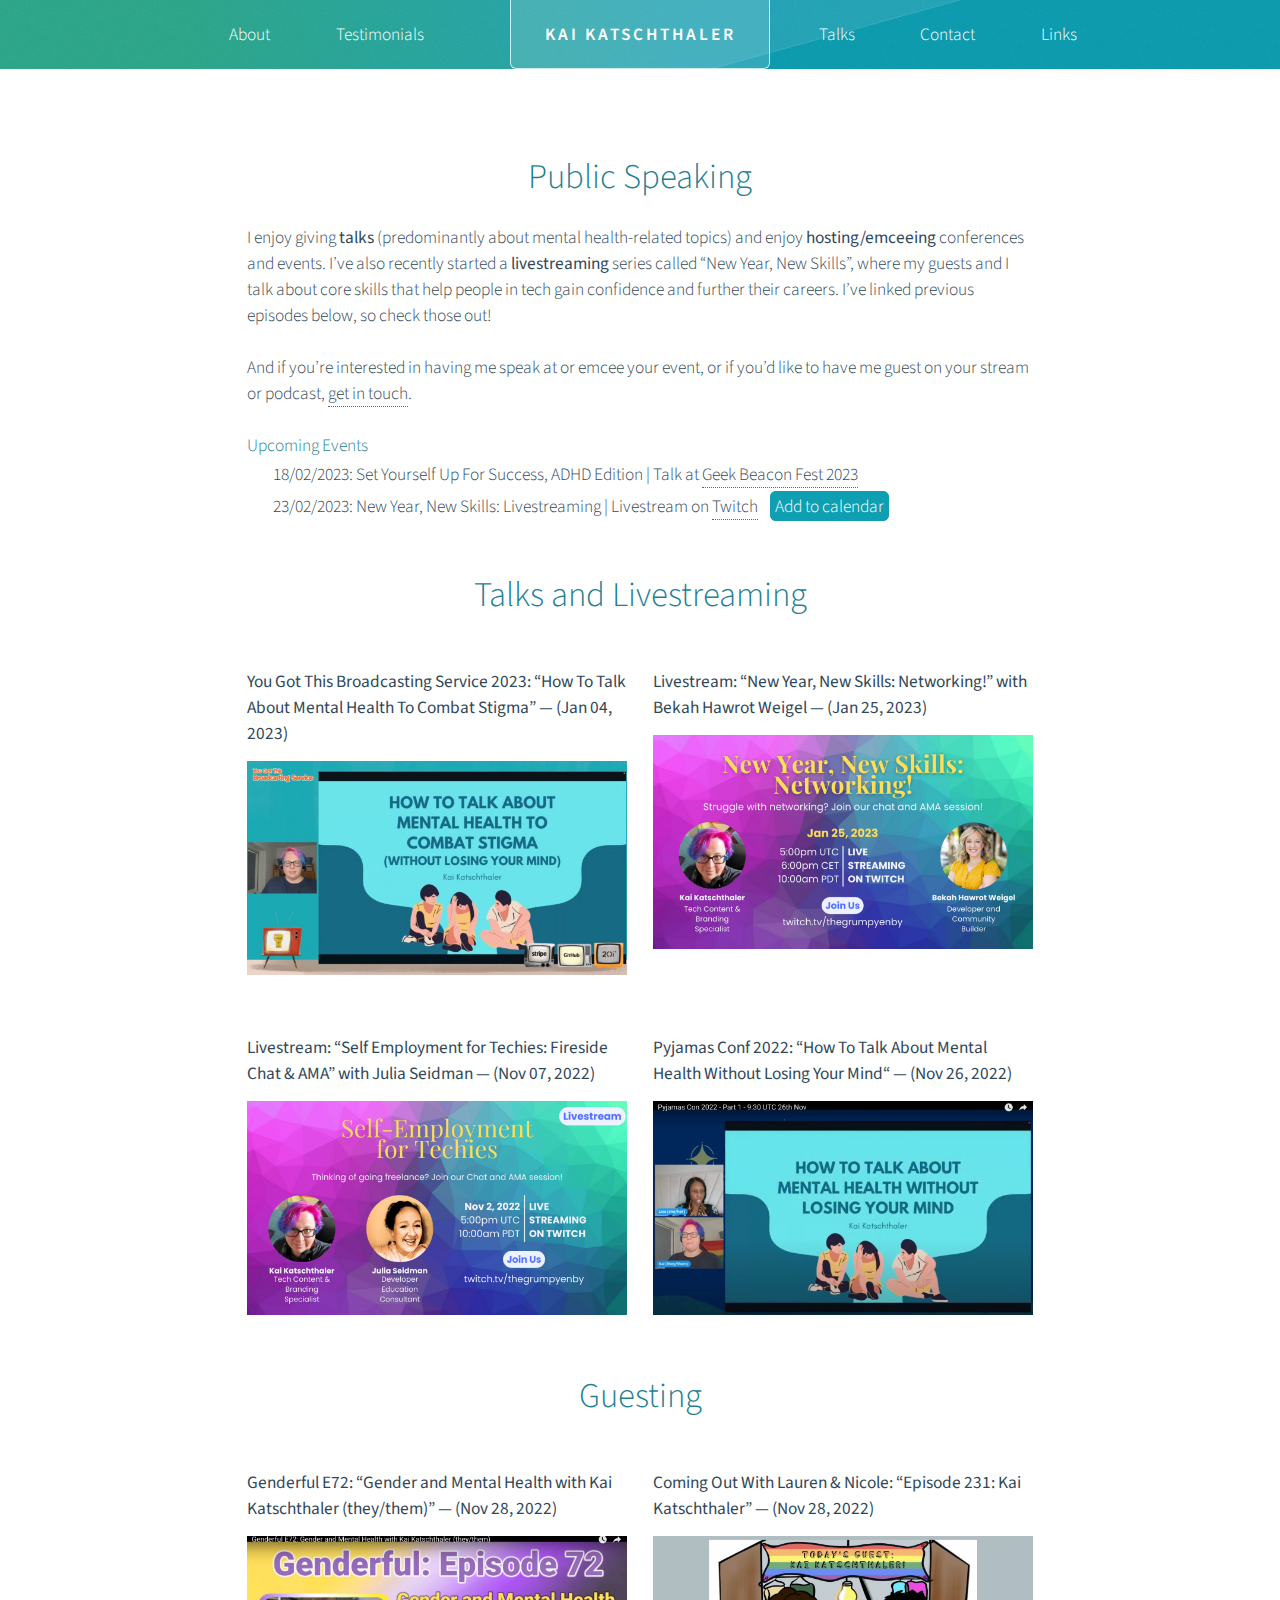
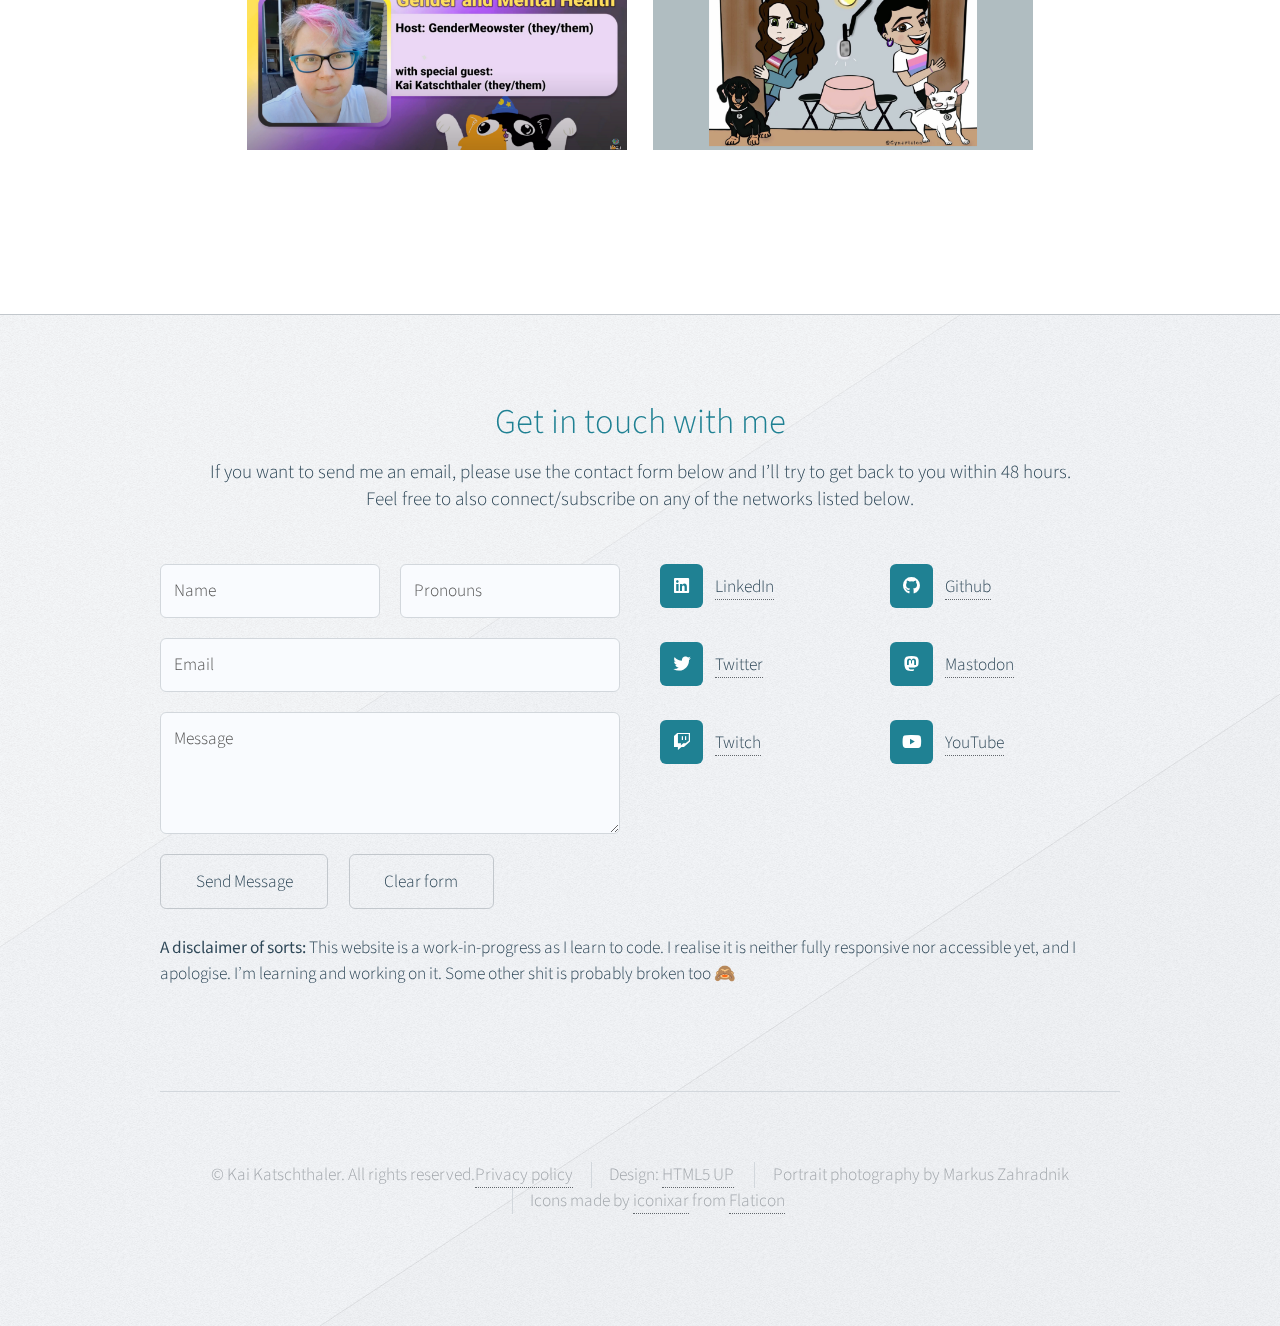
<file: talks.html>
<!DOCTYPE HTML>
<!--
	Telephasic by HTML5 UP
	html5up.net | @ajlkn
	Free for personal and commercial use under the CCA 3.0 license (html5up.net/license)
-->
<html>
	<head>
		<title>Public Speaking</title>
		<meta charset="utf-8" />
		<meta name="viewport" content="width=device-width, initial-scale=1, user-scalable=no" />
		<link rel="stylesheet" href="assets/css/main.css" />
	</head>
	<body class="no-sidebar is-preload">
		<div id="page-wrapper">

			<!-- Header -->
				<div id="header-wrapper">
					<div id="header" class="container">

						<!-- Logo -->
							<h1 id="logo"><a href="index.html">Kai Katschthaler</a></h1>

						<!-- Nav -->
							<nav id="nav">
								<ul>
									<li><a href="about.html">About</a></li>
                  <li><a href="testimonials.html">Testimonials</a></li>
									<li class="break"><a href="talks.html">Talks</a></li>
                  <li><a href="#footer">Contact</a></li>

                  <li>
										<a href="#">Links</a>
										<ul>
											<li><a href="./projects.html">Other projects</a></li>
                      <li><a href="https://kai.grumpyduck.dev" target="_blank">My Résumé</a></li>
											<li><a href="https://dev.to/thegrumpyenby" target="_blank">Blog</a></li>
										</ul>
									</li>

								</ul>
							</nav>

					</div>
				</div>

			<!-- Main -->
				<div class="wrapper">
					<div class="container" id="main">

						<!-- Content -->
							<article id="content" class="article-centered">
								<header>
									<h2>Public Speaking</h2>
                </header>
                <div>
                  <p>I enjoy giving <strong>talks</strong> (predominantly about mental health-related topics) and enjoy <strong>hosting/emceeing</strong> conferences and events. I’ve also recently started a <strong>livestreaming</strong> series called “New Year, New Skills”, where my guests and I talk about core skills that help people in tech gain confidence and further their careers. I’ve linked previous episodes below, so check those out!</p>
                  <p>And if you’re interested in having me speak at or emcee your event, or if you’d like to have me guest on your stream or podcast, <a href="#footer">get in touch</a>.</p>
                </div>
                <div id="events">
                  <h4>Upcoming Events</h4>
                  <ul>
                    <li>18/02/2023: Set Yourself Up For Success, ADHD Edition | Talk at <a href="https://gbfest.org/schedule/" target="_blank">Geek Beacon Fest 2023</a></li>
                    <li>23/02/2023: New Year, New Skills: Livestreaming | Livestream on <a href="https://www.twitch.tv/thegrumpyenby" target="_blank">Twitch</a><span><a href="http://bit.ly/3j9Qq05" target="_blank">Add to calendar</a></span>
                    </li>
                  </ul>
                </div>
<!-- TODO media query medium screens, text above image is an issue -->
                <div class="talk-section">
                  <h2>Talks and Livestreaming</h2>
                  <div class="talks">
                    <div class="talk-video">
                      <p>You Got This Broadcasting Service 2023: “How To Talk About Mental Health To Combat Stigma” — (Jan 04, 2023)</p>
                      <a href="https://yougotthis.io/library/talk-about-mental-health-combat-stigma/" target="_blank"><img src="./images/talks/2023-You-Got-This.png"></a>
                    </div>

                    <div class="talk-video">
                      <p>Livestream: “New Year, New Skills: Networking!” with Bekah Hawrot Weigel — (Jan 25, 2023)</p>
                      <a href="https://www.youtube.com/watch?v=jJdSLRhiH_8&t" target="_blank"><img src="./images/talks/New-Year-New-Skills-Networking.png"></a>
                    </div>

                    <div class="talk-video">
                      <p>Livestream: “Self Employment for Techies: Fireside Chat & AMA” with Julia Seidman — (Nov 07, 2022)</p>
                      <a href="https://www.youtube.com/watch?v=Y3I3gorBQbs&t" target="_blank"><img src="./images/talks/Self-Employment-For-Techies.png"></a>

                    </div>
                    
                    <div class="talk-video">
                      <p>Pyjamas Conf 2022: “How To Talk About Mental Health Without Losing Your Mind“ — (Nov 26, 2022)</p>
                      <a href="https://www.youtube.com/watch?v=1WER8ydaLW8&t=7522s" target="_blank"><img src="./images/talks/2022-Pyjamas-Conf.png"></a>
                    </div>
                  </div>
                </div>

                <div class="talk-section">
                  <h2>Guesting</h2>
                  <div class="talks">
                    <div class="talk-video">
                      <p>Genderful E72: “Gender and Mental Health with Kai Katschthaler (they/them)” — (Nov 28, 2022)</p>
                      <a href="https://youtu.be/FBnjckfdHVI" target="_blank"><img src="./images/talks/2022-Genderful.png"></a>
                    </div>

                    <div class="talk-video">
                      <p>Coming Out With Lauren & Nicole: “Episode 231: Kai Katschthaler” — (Nov 28, 2022)</p>
                      <a href="https://www.spreaker.com/user/15541131/kai-ep-final" target="_blank"><img src="./images/talks/2023-Coming-Out-Pod.png"></a>
                    </div>
                  </div>
                </div>
							</article>
					</div>
				</div>

			<!-- Footer -->
      <div id="footer-wrapper">
        <div id="footer" class="container">
          <header class="major">
            <h2>Get in touch with me</h2>
            <p>If you want to send me an email, please use the contact form below and I’ll try to get back to you within 48 hours. <br> Feel free to also connect/subscribe on any of the networks listed below.</p>
          </header>
          <div class="row">
            <section class="col-6 col-12-narrower">
              <form method="post" action="https://formsubmit.co/776023502388009f6508685cbaaf35db">
                <input type="hidden" name="_next" value="https://katschthaler.com/thank-you.html">
                <input type="hidden" name="_autoresponse" value="Your message submitted at katschthaler.com">
                <div class="row gtr-50">
                  <div class="col-6 col-12-mobile">
                    <input name="name" placeholder="Name" type="text" required />
                  </div>
                  <div class="col-6 col-12-mobile">
                    <input name="pronouns" placeholder="Pronouns" type="text" required/>
                  </div>
                  <div class="col-12">
                    <input name="email" placeholder="Email" type="text" required />
                  </div>
                  <div class="col-12">
                    <textarea name="message" placeholder="Message" required></textarea>
                  </div>
                  <div class="col-12">
                    <ul class="actions">
                      <li><input type="submit" value="Send Message" /></li>
                      <li><input type="reset" value="Clear form" /></li>
                    </ul>
                  </div>
                </div>
              </form>
            </section>
            <section class="col-6 col-12-narrower">
              <div class="row gtr-0">
                <ul class="divided icons col-6 col-12-mobile">
                  <li class="icon brands fa-linkedin"><a href="https://www.linkedin.com/in/kaikatschthaler" target="_blank">LinkedIn</a></li>
                  <li class="icon brands fa-twitter"><a href="https://twitter.com/thegrumpyenby" target="_blank">Twitter</a></li>
                  <li class="icon brands fa-twitch"><a href="https://www.twitch.tv/thegrumpyenby" target="_blank">Twitch</a></li>
                </ul>
                <ul class="divided icons col-6 col-12-mobile">
                  <li class="icon brands fa-github"><a href="https://github.com/thegrumpyenby" target="_blank">Github</li>
                  <li class="icon brands fa-mastodon"><a href="https://queer.party/@thegrumpyenby" target="_blank">Mastodon</li>
                  <li class="icon brands fa-youtube"><a href="https://www.youtube.com/@thegrumpyenby" target="_blank">YouTube</a></li>
                </ul>
              </div>
            </section>
          </div>
          <p><strong>A disclaimer of sorts: </strong>This website is a work-in-progress as I learn to code. I realise it is neither fully responsive nor accessible yet, and I apologise. I’m learning and working on it. Some other shit is probably broken too 🙈</p>
        </div>
        <div id="copyright" class="container">
          <ul class="menu">
            <li>&copy; Kai Katschthaler. All rights reserved.<a href="https://katschthaler.com/privacy-policy.md">Privacy policy</a></li><li>Design: <a href="http://html5up.net">HTML5 UP</a></li>
            <li>Portrait photography by Markus Zahradnik</li>
            <li>Icons made by <a href="https://www.flaticon.com/authors/iconixar" target="_blank">iconixar</a> from <a href="https://www.flaticon.com" target="_blank">Flaticon</a></li>
          </ul>
        </div>
      </div>

		</div>

		<!-- Scripts -->
			<script src="assets/js/jquery.min.js"></script>
			<script src="assets/js/jquery.dropotron.min.js"></script>
			<script src="assets/js/browser.min.js"></script>
			<script src="assets/js/breakpoints.min.js"></script>
			<script src="assets/js/util.js"></script>
			<script src="assets/js/main.js"></script>
      <script src="assets/js/slideshow.js"></script>

	</body>
</html>
</file>
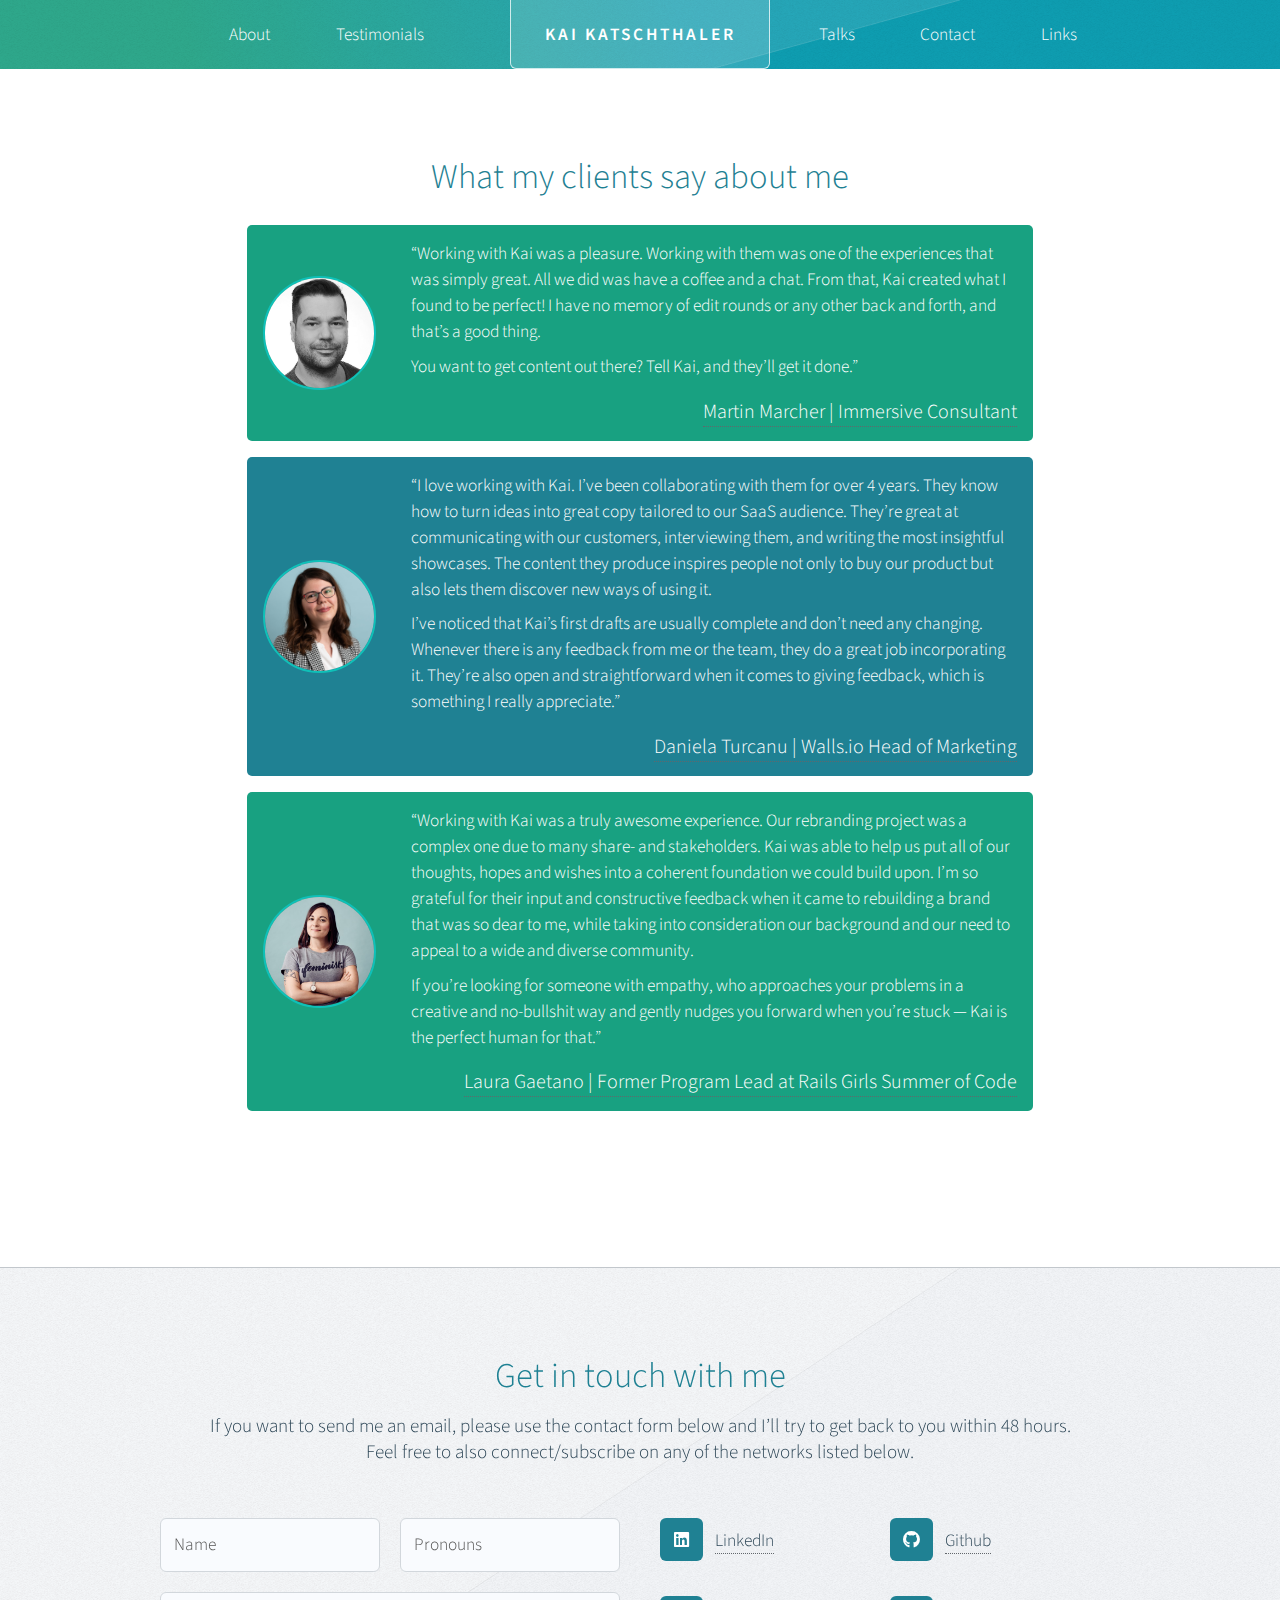
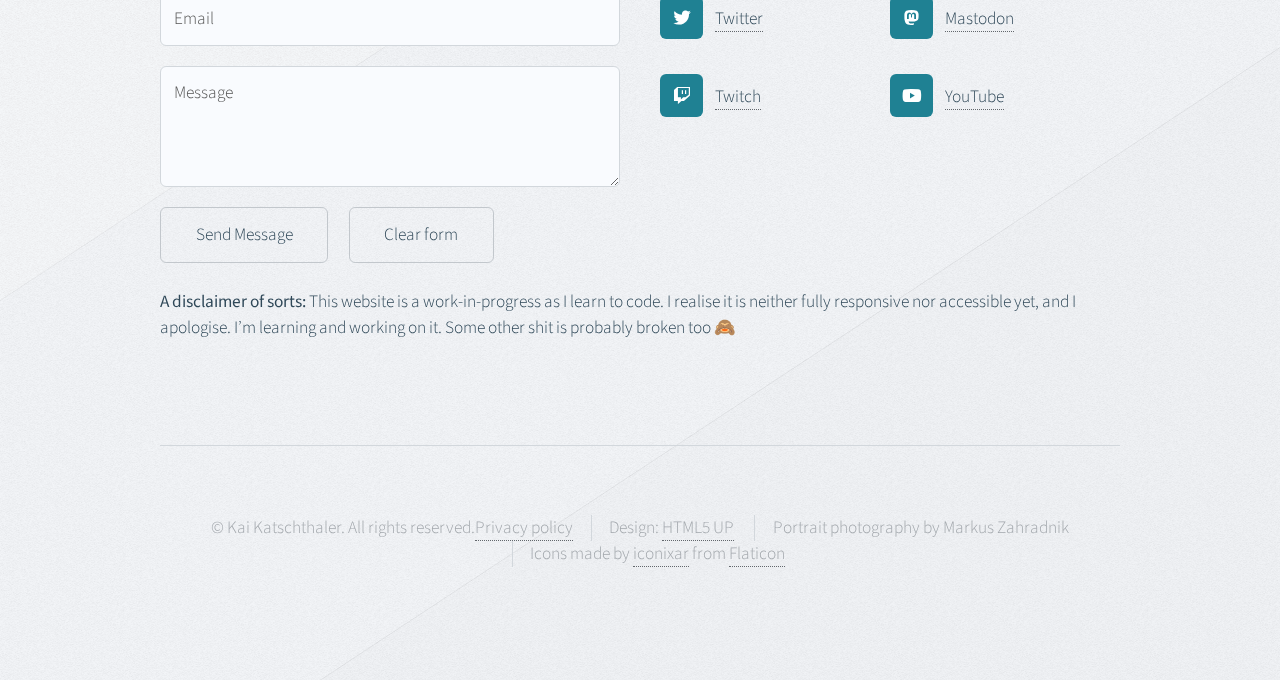
<file: testimonials.html>
<!DOCTYPE HTML>
<!--
	Telephasic by HTML5 UP
	html5up.net | @ajlkn
	Free for personal and commercial use under the CCA 3.0 license (html5up.net/license)
-->
<html>
	<head>
		<title>Testimonials</title>
		<meta charset="utf-8" />
		<meta name="viewport" content="width=device-width, initial-scale=1, user-scalable=no" />
		<link rel="stylesheet" href="assets/css/main.css" />
	</head>
	<body class="no-sidebar is-preload">
		<div id="page-wrapper">

			<!-- Header -->
				<div id="header-wrapper">
					<div id="header" class="container">

						<!-- Logo -->
							<h1 id="logo"><a href="index.html">Kai Katschthaler</a></h1>

						<!-- Nav -->
							<nav id="nav">
								<ul>
									<li><a href="about.html">About</a></li>
									<li><a href="testimonials.html">Testimonials</a></li>
									<li class="break"><a href="talks.html">Talks</a></li>
                  <li><a href="#footer">Contact</a></li>

                  <li>
										<a href="#">Links</a>
										<ul>
											<li><a href="./projects.html">Other projects</a></li>
                      <li><a href="https://kai.grumpyduck.dev" target="_blank">My Résumé</a></li>
                      <li><a href="https://dev.to/thegrumpyenby" target="_blank">Blog</a></li>
										</ul>
									</li>

								</ul>
							</nav>

					</div>
				</div>

			<!-- Main -->
				<div class="wrapper">
					<div class="container" id="main">

						<!-- Content -->
							<article class="article-centered">
								<header>
									<h2>What my clients say about me</h2>
								</header>
                <div class="testimonial-container">
                  <div class="testimonial">
                    <img src="images/testimonials/Martin-Marcher.jpeg" alt="Martin Marcher">
                    <div>
                      <p>“Working with Kai was a pleasure. Working with them was one of the experiences that was simply great. All we did was have a coffee and a chat. From that, Kai created what I found to be perfect! I have no memory of edit rounds or any other back and forth, and that’s a good thing.</p>
                      <p>You want to get content out there? Tell Kai, and they’ll get it done.”</p>
                      <p><span><a href="https://www.linkedin.com/in/martinmarcher/" target=_blank>Martin Marcher | Immersive Consultant</a></span></p>
                    </div>
                  </div>
                </div>

                <div class="testimonial-container alternate">
                  <div class="testimonial">
                    <img src="images/testimonials/Daniela-Turcanu.jpeg" alt="Daniela Turcanu">
                    <div>
                      <p>“I love working with Kai. I’ve been collaborating with them for over 4 years. They know how to turn ideas into great copy tailored to our SaaS audience. They’re great at communicating with our customers, interviewing them, and writing the most insightful showcases. The content they produce inspires people not only to buy our product but also lets them discover new ways of using it.</p>
                      <p>I’ve noticed that Kai’s first drafts are usually complete and don’t need any changing. Whenever there is any feedback from me or the team, they do a great job incorporating it. They’re also open and straightforward when it comes to giving feedback, which is something I really appreciate.”</p>
                      <p><span><a href="https://www.linkedin.com/in/daniturcanu/" target=_blank>Daniela Turcanu | Walls.io Head of Marketing</a></span></p>
                    </div>
                  </div>
                </div>

                <div class="testimonial-container">
                  <div class="testimonial">
                    <img src="images/testimonials/Laura-Gaetano.jpeg" alt="Laura Gaetano">
                    <div>
                      <p>“Working with Kai was a truly awesome experience. Our rebranding project was a complex one due to many share- and stakeholders. Kai was able to help us put all of our thoughts, hopes and wishes into a coherent foundation we could build upon. I’m so grateful for their input and constructive feedback when it came to rebuilding a brand that was so dear to me, while taking into consideration our background and our need to appeal to a wide and diverse community.</p>
                      <p>If you’re looking for someone with empathy, who approaches your problems in a creative and no-bullshit way and gently nudges you forward when you’re stuck — Kai is the perfect human for that.”</p>
                      <p><span><a href="https://www.linkedin.com/in/laura-gaetano/" target=_blank>Laura Gaetano | Former Program Lead at Rails Girls Summer of Code</a></span></p>
                    </div>
                  </div>
                </div>
                

							</article>
					</div>
				</div>

			<!-- Footer -->
      <div id="footer-wrapper">
        <div id="footer" class="container">
          <header class="major">
            <h2>Get in touch with me</h2>
            <p>If you want to send me an email, please use the contact form below and I’ll try to get back to you within 48 hours. <br> Feel free to also connect/subscribe on any of the networks listed below.</p>
          </header>
          <div class="row">
            <section class="col-6 col-12-narrower">
              <form method="post" action="https://formsubmit.co/776023502388009f6508685cbaaf35db">
                <input type="hidden" name="_next" value="https://katschthaler.com/thank-you.html">
                <input type="hidden" name="_autoresponse" value="Your message submitted at katschthaler.com">
                <div class="row gtr-50">
                  <div class="col-6 col-12-mobile">
                    <input name="name" placeholder="Name" type="text" required />
                  </div>
                  <div class="col-6 col-12-mobile">
                    <input name="pronouns" placeholder="Pronouns" type="text" required/>
                  </div>
                  <div class="col-12">
                    <input name="email" placeholder="Email" type="text" required />
                  </div>
                  <div class="col-12">
                    <textarea name="message" placeholder="Message" required></textarea>
                  </div>
                  <div class="col-12">
                    <ul class="actions">
                      <li><input type="submit" value="Send Message" /></li>
                      <li><input type="reset" value="Clear form" /></li>
                    </ul>
                  </div>
                </div>
              </form>
            </section>
            <section class="col-6 col-12-narrower">
              <div class="row gtr-0">
                <ul class="divided icons col-6 col-12-mobile">
                  <li class="icon brands fa-linkedin"><a href="https://www.linkedin.com/in/kaikatschthaler" target="_blank">LinkedIn</a></li>
                  <li class="icon brands fa-twitter"><a href="https://twitter.com/thegrumpyenby" target="_blank">Twitter</a></li>
                  <li class="icon brands fa-twitch"><a href="https://www.twitch.tv/thegrumpyenby" target="_blank">Twitch</a></li>
                </ul>
                <ul class="divided icons col-6 col-12-mobile">
                  <li class="icon brands fa-github"><a href="https://github.com/thegrumpyenby" target="_blank">Github</li>
                  <li class="icon brands fa-mastodon"><a href="https://queer.party/@thegrumpyenby" target="_blank">Mastodon</li>
                  <li class="icon brands fa-youtube"><a href="https://www.youtube.com/@thegrumpyenby" target="_blank">YouTube</a></li>
                </ul>
              </div>
            </section>
          </div>
          <p><strong>A disclaimer of sorts: </strong>This website is a work-in-progress as I learn to code. I realise it is neither fully responsive nor accessible yet, and I apologise. I’m learning and working on it. Some other shit is probably broken too 🙈</p>
        </div>
        <div id="copyright" class="container">
          <ul class="menu">
            <li>&copy; Kai Katschthaler. All rights reserved.<a href="https://katschthaler.com/privacy-policy.md">Privacy policy</a></li><li>Design: <a href="http://html5up.net">HTML5 UP</a></li>
            <li>Portrait photography by Markus Zahradnik</li>
            <li>Icons made by <a href="https://www.flaticon.com/authors/iconixar" target="_blank">iconixar</a> from <a href="https://www.flaticon.com" target="_blank">Flaticon</a></li>
          </ul>
        </div>
      </div>

		</div>

		<!-- Scripts -->
			<script src="assets/js/jquery.min.js"></script>
			<script src="assets/js/jquery.dropotron.min.js"></script>
			<script src="assets/js/browser.min.js"></script>
			<script src="assets/js/breakpoints.min.js"></script>
			<script src="assets/js/util.js"></script>
			<script src="assets/js/main.js"></script>
      <script src="assets/js/slideshow.js"></script>

	</body>
</html>
</file>
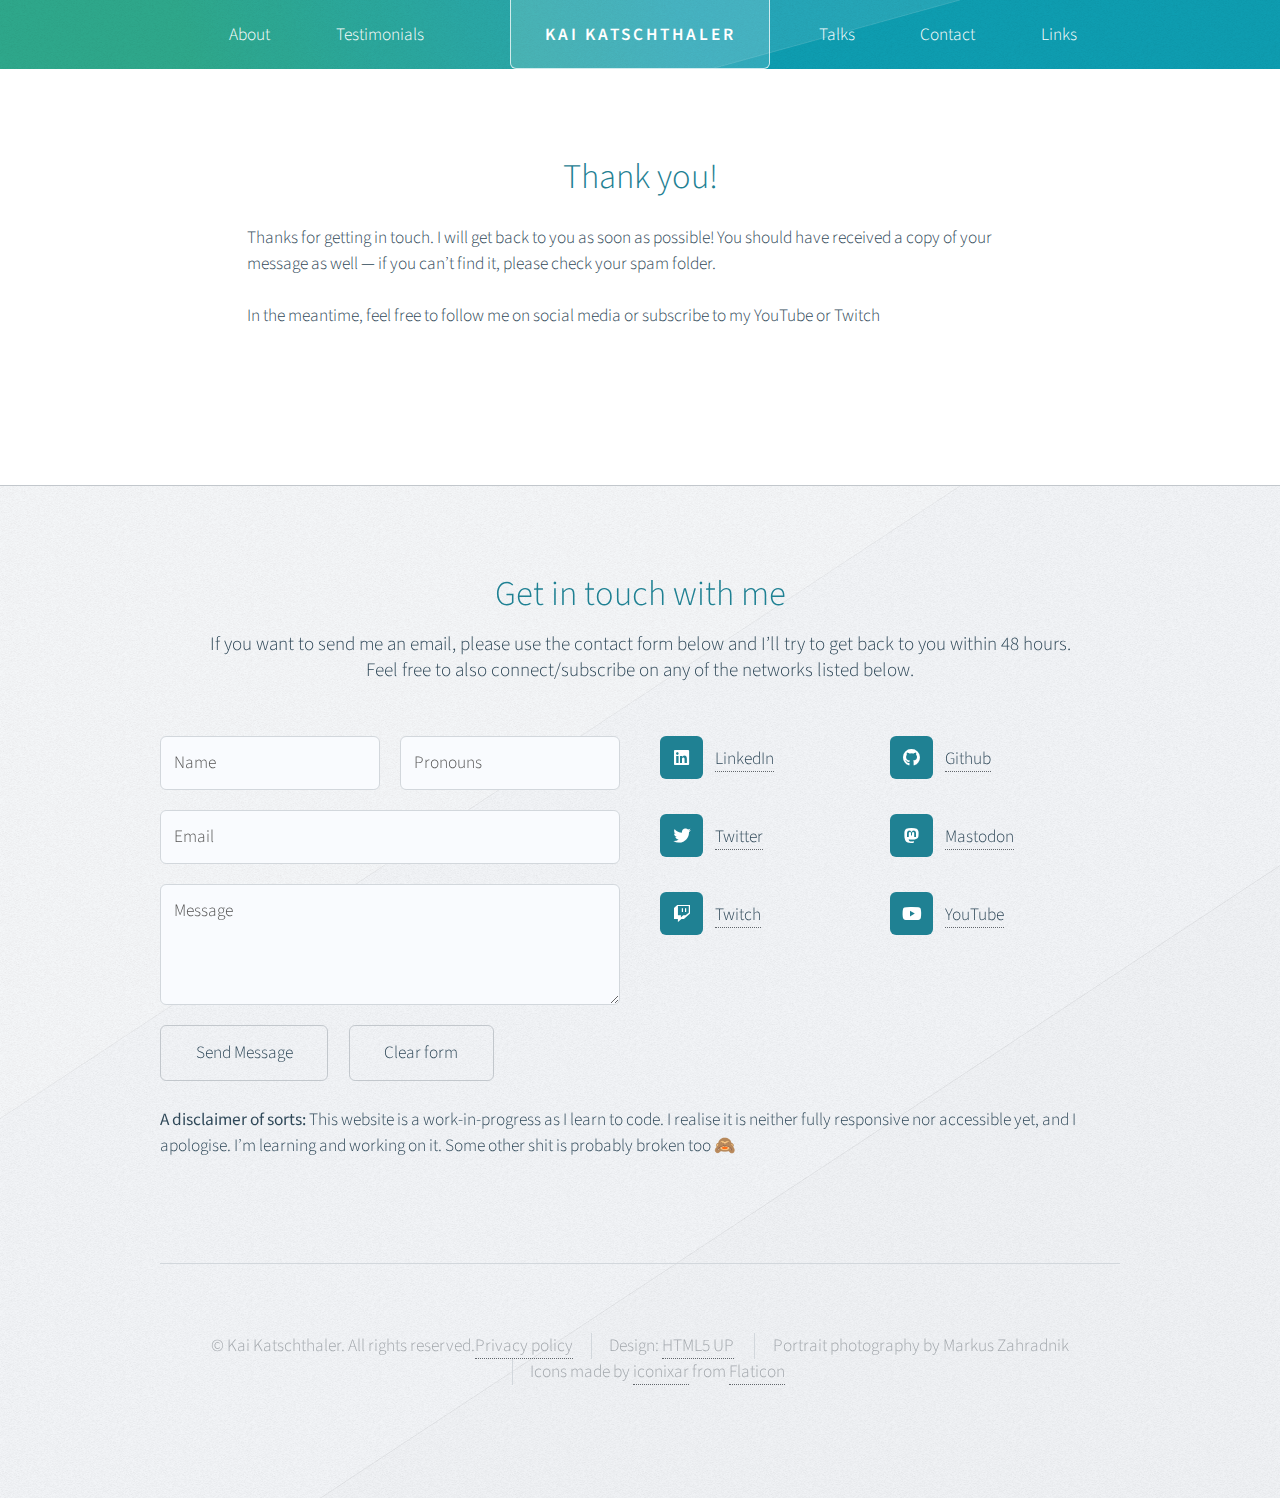
<file: thank-you.html>
<!DOCTYPE HTML>
<!--
	Telephasic by HTML5 UP
	html5up.net | @ajlkn
	Free for personal and commercial use under the CCA 3.0 license (html5up.net/license)
-->
<html>
	<head>
		<title>Thank You Page</title>
		<meta charset="utf-8" />
		<meta name="viewport" content="width=device-width, initial-scale=1, user-scalable=no" />
		<link rel="stylesheet" href="assets/css/main.css" />
	</head>
	<body class="no-sidebar is-preload">
		<div id="page-wrapper">

			<!-- Header -->
				<div id="header-wrapper">
					<div id="header" class="container">

						<!-- Logo -->
							<h1 id="logo"><a href="index.html">Kai Katschthaler</a></h1>

						<!-- Nav -->
							<nav id="nav">
								<ul>
									<li><a href="about.html">About</a></li>
									<li><a href="testimonials.html">Testimonials</a></li>
									<li class="break"><a href="talks.html">Talks</a></li>
                  <li><a href="#footer">Contact</a></li>

                  <li>
										<a href="#">Links</a>
										<ul>
											<li><a href="./projects.html">Other projects</a></li>
                      <li><a href="https://kai.grumpyduck.dev" target="_blank">My Résumé</a></li>
                      <li><a href="https://dev.to/thegrumpyenby" target="_blank">Blog</a></li>
										</ul>
									</li>

								</ul>
							</nav>

					</div>
				</div>

			<!-- Main -->
				<div class="wrapper">
					<div class="container" id="main">

						<!-- Content -->
							<article class="article-centered">
								<header>
									<h2>Thank you!</h2>
								</header>
                <p>Thanks for getting in touch. I will get back to you as soon as possible! You should have received a copy of your message as well — if you can’t find it, please check your spam folder.</p>

                <p>In the meantime, feel free to follow me on social media or subscribe to my YouTube or Twitch</p>

                

							</article>
					</div>
				</div>

			<!-- Footer -->
      <div id="footer-wrapper">
        <div id="footer" class="container">
          <header class="major">
            <h2>Get in touch with me</h2>
            <p>If you want to send me an email, please use the contact form below and I’ll try to get back to you within 48 hours. <br> Feel free to also connect/subscribe on any of the networks listed below.</p>
          </header>
          <div class="row">
            <section class="col-6 col-12-narrower">
              <form method="post" action="https://formsubmit.co/776023502388009f6508685cbaaf35db">
                <input type="hidden" name="_next" value="https://katschthaler.com/thank-you.html">
                <input type="hidden" name="_autoresponse" value="Your message submitted at katschthaler.com">
                <div class="row gtr-50">
                  <div class="col-6 col-12-mobile">
                    <input name="name" placeholder="Name" type="text" required />
                  </div>
                  <div class="col-6 col-12-mobile">
                    <input name="pronouns" placeholder="Pronouns" type="text" required/>
                  </div>
                  <div class="col-12">
                    <input name="email" placeholder="Email" type="text" required />
                  </div>
                  <div class="col-12">
                    <textarea name="message" placeholder="Message" required></textarea>
                  </div>
                  <div class="col-12">
                    <ul class="actions">
                      <li><input type="submit" value="Send Message" /></li>
                      <li><input type="reset" value="Clear form" /></li>
                    </ul>
                  </div>
                </div>
              </form>
            </section>
            <section class="col-6 col-12-narrower">
              <div class="row gtr-0">
                <ul class="divided icons col-6 col-12-mobile">
                  <li class="icon brands fa-linkedin"><a href="https://www.linkedin.com/in/kaikatschthaler" target="_blank">LinkedIn</a></li>
                  <li class="icon brands fa-twitter"><a href="https://twitter.com/thegrumpyenby" target="_blank">Twitter</a></li>
                  <li class="icon brands fa-twitch"><a href="https://www.twitch.tv/thegrumpyenby" target="_blank">Twitch</a></li>
                </ul>
                <ul class="divided icons col-6 col-12-mobile">
                  <li class="icon brands fa-github"><a href="https://github.com/thegrumpyenby" target="_blank">Github</li>
                  <li class="icon brands fa-mastodon"><a href="https://queer.party/@thegrumpyenby" target="_blank">Mastodon</li>
                  <li class="icon brands fa-youtube"><a href="https://www.youtube.com/@thegrumpyenby" target="_blank">YouTube</a></li>
                </ul>
              </div>
            </section>
          </div>
          <p><strong>A disclaimer of sorts: </strong>This website is a work-in-progress as I learn to code. I realise it is neither fully responsive nor accessible yet, and I apologise. I’m learning and working on it. Some other shit is probably broken too 🙈</p>
        </div>
        <div id="copyright" class="container">
          <ul class="menu">
            <li>&copy; Kai Katschthaler. All rights reserved.<a href="https://katschthaler.com/privacy-policy.md">Privacy policy</a></li><li>Design: <a href="http://html5up.net">HTML5 UP</a></li>
            <li>Portrait photography by Markus Zahradnik</li>
            <li>Icons made by <a href="https://www.flaticon.com/authors/iconixar" target="_blank">iconixar</a> from <a href="https://www.flaticon.com" target="_blank">Flaticon</a></li>
          </ul>
        </div>
      </div>

		</div>

		<!-- Scripts -->
			<script src="assets/js/jquery.min.js"></script>
			<script src="assets/js/jquery.dropotron.min.js"></script>
			<script src="assets/js/browser.min.js"></script>
			<script src="assets/js/breakpoints.min.js"></script>
			<script src="assets/js/util.js"></script>
			<script src="assets/js/main.js"></script>
      <script src="assets/js/slideshow.js"></script>

	</body>
</html>
</file>
<file: assets/css/main.css>
@import url("fontawesome-all.min.css");
@import url("https://fonts.googleapis.com/css?family=Source+Sans+Pro:300,300italic,400,400italic,600");

/*
	Telephasic by HTML5 UP
	html5up.net | @ajlkn
	Free for personal and commercial use under the CCA 3.0 license (html5up.net/license)
*/
:root {
  --gradient-1: #18A181;
  --gradient-2: #0E9FB3;

  --testimonial-1: #18A181;
  --testimonial-2: #1F8193;
  --testimonial-pop: #0FC0B8;
}

html, body, div, span, applet, object,
iframe, h1, h2, h3, h4, h5, h6, p, blockquote,
pre, a, abbr, acronym, address, big, cite,
code, del, dfn, em, img, ins, kbd, q, s, samp,
small, strike, strong, sub, sup, tt, var, b,
u, i, center, dl, dt, dd, ol, ul, li, fieldset,
form, label, legend, table, caption, tbody,
tfoot, thead, tr, th, td, article, aside,
canvas, details, embed, figure, figcaption,
footer, header, hgroup, menu, nav, output, ruby,
section, summary, time, mark, audio, video {
	margin: 0;
	padding: 0;
	border: 0;
	font-size: 100%;
	font: inherit;
	vertical-align: baseline;}

article, aside, details, figcaption, figure,
footer, header, hgroup, menu, nav, section {
	display: block;}

body {
	line-height: 1;
}

ol, ul {
	list-style: none;
}

blockquote, q {
	quotes: none;
}

	blockquote:before, blockquote:after, q:before, q:after {
		content: '';
		content: none;
	}

table {
	border-collapse: collapse;
	border-spacing: 0;
}

body {
	-webkit-text-size-adjust: none;
}

mark {
	background-color: transparent;
	color: inherit;
}

input::-moz-focus-inner {
	border: 0;
	padding: 0;
}

input, select, textarea {
	-moz-appearance: none;
	-webkit-appearance: none;
	-ms-appearance: none;
	appearance: none;
}


/* Basic */

	@-ms-viewport {
		width: device-width;
	}

	html {
		box-sizing: border-box;
	}

	*, *:before, *:after {
		box-sizing: inherit;
	}

	body {
		background: #f5f7fa;
		font-family: 'Source Sans Pro', sans-serif;
		font-weight: 300;
		color: #2F4858;
		line-height: 1.75em;
		font-size: 14pt;
	}

		body.is-preload *, body.is-preload *:before, body.is-preload *:after {
			-moz-animation: none !important;
			-webkit-animation: none !important;
			-ms-animation: none !important;
			animation: none !important;
			-moz-transition: none !important;
			-webkit-transition: none !important;
			-ms-transition: none !important;
			transition: none !important;
		}

	input, textarea, select {
		font-family: 'Source Sans Pro', sans-serif;
		font-weight: 300;
		color: #2F4858;
		line-height: 1.75em;
		font-size: 15pt;
	}

	h1, h2, h3, h4, h5, h6 {
		font-weight: 300;
		color: #1F8193;
	}

	h1 a, h2 a, h3 a, h4 a, h5 a, h6 a {
		color: inherit;
		text-decoration: none;
	}

	h2 {
		font-size: 2em;
		line-height: 1.25em;
    text-align: center;
	}

	h3 {
		font-size: 1.5em;
		line-height: 1.5em;
	}

	a {
		-moz-transition: color 0.25s ease-in-out, border-color 0.25s ease-in-out, background-color 0.25s ease-in-out;
		-webkit-transition: color 0.25s ease-in-out, border-color 0.25s ease-in-out, background-color 0.25s ease-in-out;
		-ms-transition: color 0.25s ease-in-out, border-color 0.25s ease-in-out, background-color 0.25s ease-in-out;
		transition: color 0.25s ease-in-out, border-color 0.25s ease-in-out, background-color 0.25s ease-in-out;
		color: inherit;
		text-decoration: none;
		border-bottom: dotted 1px #62676c;
	}

		a:hover {
			color: #1F8193;
			border-bottom-color: rgba(255, 255, 255, 0);
		}

	strong, b {
		font-weight: 400;
	}

	em, i {
		font-style: italic;
	}

	sub {
		position: relative;
		top: 0.5em;
		font-size: 0.8em;
	}

	sup {
		position: relative;
		top: -0.5em;
		font-size: 0.8em;
	}

	hr {
		border: 0;
		border-top: solid 1px #c2c7cc;
	}

	blockquote {
		border-left: solid 0.5em #c2c7cc;
		padding: 1em 0 1em 2em;
		font-style: italic;
	}

	p, ul, ol, dl, table {
		margin-bottom: 1.5em;
	}

	br.clear {
		clear: both;
	}

	.features {
		margin-bottom: 1.5em;
	}

	.feature {
		text-align: center;
	}

/* Sections/Article */

	section, article {
		margin-bottom: 3em;
	}

	section > :last-child,
	article > :last-child,
	section:last-child,
	article:last-child {
		margin-bottom: 0;
	}

	.row > section, .row > article {
		margin-bottom: 0;
	}

	header {
		margin-bottom: 1.5em;
	}

		header > p {
			display: block;
			color: #2F4858;
			padding: 0.75em 0 1em 0;
			font-size: 1.1em;
			line-height: 1.4em;
      margin-bottom: 0;
      padding-bottom: 0;
		}

		header.major {
			text-align: center;
		}

/* Container */

	.container {
		margin: 0 auto;
		max-width: 100%;
		width: 1200px;
	}

		@media screen and (max-width: 1280px) {

			.container {
				width: 960px;
			}

		}

		@media screen and (max-width: 1080px) {

			.container {
				width: 100%;
			}

		}

		@media screen and (max-width: 820px) {

			.container {
				width: 100%;
			}

		}

		@media screen and (max-width: 736px) {

			.container {
				width: 100%;
			}

		}

		@media screen and (max-width: 480px) {

			.container {
				width: 100%;
			}

		}

/* Beginning of Row */

	.row {
		display: flex;
		flex-wrap: wrap;
		box-sizing: border-box;
		align-items: stretch;
	}

		.row > * {
			box-sizing: border-box;
		}

		.row.gtr-uniform > * > :last-child {
			margin-bottom: 0;
		} */

		.row.aln-left {
			justify-content: flex-start;
		}

		.row.aln-center {
			justify-content: center;
		}

		.row.aln-right {
			justify-content: flex-end;
		}

		.row.aln-top {
			align-items: flex-start;
		}

		.row.aln-middle {
			align-items: center;
		}

		.row.aln-bottom {
			align-items: flex-end;
		} */

		.row > .imp {
			order: -1;
		}

		.row > .col-1 {
			width: 8.33333%;
		}

		.row > .off-1 {
			margin-left: 8.33333%;
		}

		.row > .col-2 {
			width: 16.66667%;
		}

		.row > .off-2 {
			margin-left: 16.66667%;
		}

		.row > .col-3 {
			width: 25%;
		}

		.row > .off-3 {
			margin-left: 25%;
		}

		.row > .col-4 {
			width: 33.33333%;
		}

		.row > .off-4 {
			margin-left: 33.33333%;
		}

		.row > .col-5 {
			width: 41.66667%;
		}

		.row > .off-5 {
			margin-left: 41.66667%;
		}

		.row > .col-6 {
			width: 50%;
		}

		.row > .off-6 {
			margin-left: 50%;
		}

		.row > .col-7 {
			width: 58.33333%;
		}

		.row > .off-7 {
			margin-left: 58.33333%;
		}

		.row > .col-8 {
			width: 66.66667%;
		}

		.row > .off-8 {
			margin-left: 66.66667%;
		}

		.row > .col-9 {
			width: 75%;
		}

		.row > .off-9 {
			margin-left: 75%;
		}

		.row > .col-10 {
			width: 83.33333%;
		}

		.row > .off-10 {
			margin-left: 83.33333%;
		}

		.row > .col-11 {
			width: 91.66667%;
		}

		.row > .off-11 {
			margin-left: 91.66667%;
		}

		.row > .col-12 {
			width: 100%;
		}

		.row > .off-12 {
			margin-left: 100%;
		}

		.row.gtr-0 {
			margin-top: 0px;
			margin-left: 0px;
		}

			.row.gtr-0 > * {
				padding: 0px 0 0 0px;
			}

			.row.gtr-0.gtr-uniform {
				margin-top: 0px;
			}

				.row.gtr-0.gtr-uniform > * {
					padding-top: 0px;
				}

		.row.gtr-25 {
			margin-top: -12.5px;
			margin-left: -12.5px;
		}

			.row.gtr-25 > * {
				padding: 12.5px 0 0 12.5px;
			}

			.row.gtr-25.gtr-uniform {
				margin-top: -12.5px;
			}

				.row.gtr-25.gtr-uniform > * {
					padding-top: 12.5px;
				}

		.row.gtr-50 {
			margin-top: -25px;
			margin-left: -25px;
		}

			.row.gtr-50 > * {
				padding: 25px 0 0 25px;
			}

			.row.gtr-50.gtr-uniform {
				margin-top: -25px;
			}

				.row.gtr-50.gtr-uniform > * {
					padding-top: 25px;
				}

		.row {
			margin-top: -50px;
			margin-left: -50px;
		}

			.row > * {
				padding: 50px 0 0 50px;
			}

			.row.gtr-uniform {
				margin-top: -50px;
			}

				.row.gtr-uniform > * {
					padding-top: 50px;
				}

		.row.gtr-150 {
			margin-top: -75px;
			margin-left: -75px;
		}

			.row.gtr-150 > * {
				padding: 75px 0 0 75px;
			}

			.row.gtr-150.gtr-uniform {
				margin-top: -75px;
			}

				.row.gtr-150.gtr-uniform > * {
					padding-top: 75px;
				}

		.row.gtr-200 {
			margin-top: -100px;
			margin-left: -100px;
		}

			.row.gtr-200 > * {
				padding: 100px 0 0 100px;
			}

			.row.gtr-200.gtr-uniform {
				margin-top: -100px;
			}

				.row.gtr-200.gtr-uniform > * {
					padding-top: 100px;
				}

		@media screen and (max-width: 1280px) {

			.row {
				display: flex;
				flex-wrap: wrap;
				box-sizing: border-box;
				align-items: stretch;
			}

				.row > * {
					box-sizing: border-box;
				}

				.row.gtr-uniform > * > :last-child {
					margin-bottom: 0;
				}

				.row.aln-left {
					justify-content: flex-start;
				}

				.row.aln-center {
					justify-content: center;
				}

				.row.aln-right {
					justify-content: flex-end;
				}

				.row.aln-top {
					align-items: flex-start;
				}

				.row.aln-middle {
					align-items: center;
				}

				.row.aln-bottom {
					align-items: flex-end;
				}

				.row > .imp-normal {
					order: -1;
				}

				.row > .col-1-normal {
					width: 8.33333%;
				}

				.row > .off-1-normal {
					margin-left: 8.33333%;
				}

				.row > .col-2-normal {
					width: 16.66667%;
				}

				.row > .off-2-normal {
					margin-left: 16.66667%;
				}

				.row > .col-3-normal {
					width: 25%;
				}

				.row > .off-3-normal {
					margin-left: 25%;
				}

				.row > .col-4-normal {
					width: 33.33333%;
				}

				.row > .off-4-normal {
					margin-left: 33.33333%;
				}

				.row > .col-5-normal {
					width: 41.66667%;
				}

				.row > .off-5-normal {
					margin-left: 41.66667%;
				}

				.row > .col-6-normal {
					width: 50%;
				}

				.row > .off-6-normal {
					margin-left: 50%;
				}

				.row > .col-7-normal {
					width: 58.33333%;
				}

				.row > .off-7-normal {
					margin-left: 58.33333%;
				}

				.row > .col-8-normal {
					width: 66.66667%;
				}

				.row > .off-8-normal {
					margin-left: 66.66667%;
				}

				.row > .col-9-normal {
					width: 75%;
				}

				.row > .off-9-normal {
					margin-left: 75%;
				}

				.row > .col-10-normal {
					width: 83.33333%;
				}

				.row > .off-10-normal {
					margin-left: 83.33333%;
				}

				.row > .col-11-normal {
					width: 91.66667%;
				}

				.row > .off-11-normal {
					margin-left: 91.66667%;
				}

				.row > .col-12-normal {
					width: 100%;
				}

				.row > .off-12-normal {
					margin-left: 100%;
				}

				.row.gtr-0 {
					margin-top: 0px;
					margin-left: 0px;
				}

					.row.gtr-0 > * {
						padding: 0px 0 0 0px;
					}

					.row.gtr-0.gtr-uniform {
						margin-top: 0px;
					}

						.row.gtr-0.gtr-uniform > * {
							padding-top: 0px;
						}

				.row.gtr-25 {
					margin-top: -10px;
					margin-left: -10px;
				}

					.row.gtr-25 > * {
						padding: 10px 0 0 10px;
					}

					.row.gtr-25.gtr-uniform {
						margin-top: -10px;
					}

						.row.gtr-25.gtr-uniform > * {
							padding-top: 10px;
						}

				.row.gtr-50 {
					margin-top: -20px;
					margin-left: -20px;
				}

					.row.gtr-50 > * {
						padding: 20px 0 0 20px;
					}

					.row.gtr-50.gtr-uniform {
						margin-top: -20px;
					}

						.row.gtr-50.gtr-uniform > * {
							padding-top: 20px;
						}

				.row {
					margin-top: -40px;
					margin-left: -40px;
				}

					.row > * {
						padding: 40px 0 0 40px;
					}

					.row.gtr-uniform {
						margin-top: -40px;
					}

						.row.gtr-uniform > * {
							padding-top: 40px;
						}

				.row.gtr-150 {
					margin-top: -60px;
					margin-left: -60px;
				}

					.row.gtr-150 > * {
						padding: 60px 0 0 60px;
					}

					.row.gtr-150.gtr-uniform {
						margin-top: -60px;
					}

						.row.gtr-150.gtr-uniform > * {
							padding-top: 60px;
						}

				.row.gtr-200 {
					margin-top: -80px;
					margin-left: -80px;
				}

					.row.gtr-200 > * {
						padding: 80px 0 0 80px;
					}

					.row.gtr-200.gtr-uniform {
						margin-top: -80px;
					}

						.row.gtr-200.gtr-uniform > * {
							padding-top: 80px;
						}

		}

		@media screen and (max-width: 1080px) {

			.row {
				display: flex;
				flex-wrap: wrap;
				box-sizing: border-box;
				align-items: stretch;
			}

				.row > * {
					box-sizing: border-box;
				}

				.row.gtr-uniform > * > :last-child {
					margin-bottom: 0;
				}

				.row.aln-left {
					justify-content: flex-start;
				}

				.row.aln-center {
					justify-content: center;
				}

				.row.aln-right {
					justify-content: flex-end;
				}

				.row.aln-top {
					align-items: flex-start;
				}

				.row.aln-middle {
					align-items: center;
				}

				.row.aln-bottom {
					align-items: flex-end;
				}

				.row > .imp-narrow {
					order: -1;
				}

				.row > .col-1-narrow {
					width: 8.33333%;
				}

				.row > .off-1-narrow {
					margin-left: 8.33333%;
				}

				.row > .col-2-narrow {
					width: 16.66667%;
				}

				.row > .off-2-narrow {
					margin-left: 16.66667%;
				}

				.row > .col-3-narrow {
					width: 25%;
				}

				.row > .off-3-narrow {
					margin-left: 25%;
				}

				.row > .col-4-narrow {
					width: 33.33333%;
				}

				.row > .off-4-narrow {
					margin-left: 33.33333%;
				}

				.row > .col-5-narrow {
					width: 41.66667%;
				}

				.row > .off-5-narrow {
					margin-left: 41.66667%;
				}

				.row > .col-6-narrow {
					width: 50%;
				}

				.row > .off-6-narrow {
					margin-left: 50%;
				}

				.row > .col-7-narrow {
					width: 58.33333%;
				}

				.row > .off-7-narrow {
					margin-left: 58.33333%;
				}

				.row > .col-8-narrow {
					width: 66.66667%;
				}

				.row > .off-8-narrow {
					margin-left: 66.66667%;
				}

				.row > .col-9-narrow {
					width: 75%;
				}

				.row > .off-9-narrow {
					margin-left: 75%;
				}

				.row > .col-10-narrow {
					width: 83.33333%;
				}

				.row > .off-10-narrow {
					margin-left: 83.33333%;
				}

				.row > .col-11-narrow {
					width: 91.66667%;
				}

				.row > .off-11-narrow {
					margin-left: 91.66667%;
				}

				.row > .col-12-narrow {
					width: 100%;
				}

				.row > .off-12-narrow {
					margin-left: 100%;
				}

				.row.gtr-0 {
					margin-top: 0px;
					margin-left: 0px;
				}

					.row.gtr-0 > * {
						padding: 0px 0 0 0px;
					}

					.row.gtr-0.gtr-uniform {
						margin-top: 0px;
					}

						.row.gtr-0.gtr-uniform > * {
							padding-top: 0px;
						}

				.row.gtr-25 {
					margin-top: -10px;
					margin-left: -10px;
				}

					.row.gtr-25 > * {
						padding: 10px 0 0 10px;
					}

					.row.gtr-25.gtr-uniform {
						margin-top: -10px;
					}

						.row.gtr-25.gtr-uniform > * {
							padding-top: 10px;
						}

				.row.gtr-50 {
					margin-top: -20px;
					margin-left: -20px;
				}

					.row.gtr-50 > * {
						padding: 20px 0 0 20px;
					}

					.row.gtr-50.gtr-uniform {
						margin-top: -20px;
					}

						.row.gtr-50.gtr-uniform > * {
							padding-top: 20px;
						}

				.row {
					margin-top: -40px;
					margin-left: -40px;
				}

					.row > * {
						padding: 40px 0 0 40px;
					}

					.row.gtr-uniform {
						margin-top: -40px;
					}

						.row.gtr-uniform > * {
							padding-top: 40px;
						}

				.row.gtr-150 {
					margin-top: -60px;
					margin-left: -60px;
				}

					.row.gtr-150 > * {
						padding: 60px 0 0 60px;
					}

					.row.gtr-150.gtr-uniform {
						margin-top: -60px;
					}

						.row.gtr-150.gtr-uniform > * {
							padding-top: 60px;
						}

				.row.gtr-200 {
					margin-top: -80px;
					margin-left: -80px;
				}

					.row.gtr-200 > * {
						padding: 80px 0 0 80px;
					}

					.row.gtr-200.gtr-uniform {
						margin-top: -80px;
					}

						.row.gtr-200.gtr-uniform > * {
							padding-top: 80px;
						}

		}

		@media screen and (max-width: 820px) {

			.row {
				display: flex;
				flex-wrap: wrap;
				box-sizing: border-box;
				align-items: stretch;
			}

				.row > * {
					box-sizing: border-box;
				}

				.row.gtr-uniform > * > :last-child {
					margin-bottom: 0;
				}

				.row.aln-left {
					justify-content: flex-start;
				}

				.row.aln-center {
					justify-content: center;
				}

				.row.aln-right {
					justify-content: flex-end;
				}

				.row.aln-top {
					align-items: flex-start;
				}

				.row.aln-middle {
					align-items: center;
				}

				.row.aln-bottom {
					align-items: flex-end;
				}

				.row > .imp-narrower {
					order: -1;
				}

				.row > .col-1-narrower {
					width: 8.33333%;
				}

				.row > .off-1-narrower {
					margin-left: 8.33333%;
				}

				.row > .col-2-narrower {
					width: 16.66667%;
				}

				.row > .off-2-narrower {
					margin-left: 16.66667%;
				}

				.row > .col-3-narrower {
					width: 25%;
				}

				.row > .off-3-narrower {
					margin-left: 25%;
				}

				.row > .col-4-narrower {
					width: 33.33333%;
				}

				.row > .off-4-narrower {
					margin-left: 33.33333%;
				}

				.row > .col-5-narrower {
					width: 41.66667%;
				}

				.row > .off-5-narrower {
					margin-left: 41.66667%;
				}

				.row > .col-6-narrower {
					width: 50%;
				}

				.row > .off-6-narrower {
					margin-left: 50%;
				}

				.row > .col-7-narrower {
					width: 58.33333%;
				}

				.row > .off-7-narrower {
					margin-left: 58.33333%;
				}

				.row > .col-8-narrower {
					width: 66.66667%;
				}

				.row > .off-8-narrower {
					margin-left: 66.66667%;
				}

				.row > .col-9-narrower {
					width: 75%;
				}

				.row > .off-9-narrower {
					margin-left: 75%;
				}

				.row > .col-10-narrower {
					width: 83.33333%;
				}

				.row > .off-10-narrower {
					margin-left: 83.33333%;
				}

				.row > .col-11-narrower {
					width: 91.66667%;
				}

				.row > .off-11-narrower {
					margin-left: 91.66667%;
				}

				.row > .col-12-narrower {
					width: 100%;
				}

				.row > .off-12-narrower {
					margin-left: 100%;
				}

				.row.gtr-0 {
					margin-top: 0px;
					margin-left: 0px;
				}

					.row.gtr-0 > * {
						padding: 0px 0 0 0px;
					}

					.row.gtr-0.gtr-uniform {
						margin-top: 0px;
					}

						.row.gtr-0.gtr-uniform > * {
							padding-top: 0px;
						}

				.row.gtr-25 {
					margin-top: -7.5px;
					margin-left: -7.5px;
				}

					.row.gtr-25 > * {
						padding: 7.5px 0 0 7.5px;
					}

					.row.gtr-25.gtr-uniform {
						margin-top: -7.5px;
					}

						.row.gtr-25.gtr-uniform > * {
							padding-top: 7.5px;
						}

				.row.gtr-50 {
					margin-top: -15px;
					margin-left: -15px;
				}

					.row.gtr-50 > * {
						padding: 15px 0 0 15px;
					}

					.row.gtr-50.gtr-uniform {
						margin-top: -15px;
					}

						.row.gtr-50.gtr-uniform > * {
							padding-top: 15px;
						}

				.row {
					margin-top: -30px;
					margin-left: -30px;
				}

					.row > * {
						padding: 30px 0 0 30px;
					}

					.row.gtr-uniform {
						margin-top: -30px;
					}

						.row.gtr-uniform > * {
							padding-top: 30px;
						}

				.row.gtr-150 {
					margin-top: -45px;
					margin-left: -45px;
				}

					.row.gtr-150 > * {
						padding: 45px 0 0 45px;
					}

					.row.gtr-150.gtr-uniform {
						margin-top: -45px;
					}

						.row.gtr-150.gtr-uniform > * {
							padding-top: 45px;
						}

				.row.gtr-200 {
					margin-top: -60px;
					margin-left: -60px;
				}

					.row.gtr-200 > * {
						padding: 60px 0 0 60px;
					}

					.row.gtr-200.gtr-uniform {
						margin-top: -60px;
					}

						.row.gtr-200.gtr-uniform > * {
							padding-top: 60px;
						}

		}

		@media screen and (max-width: 736px) {

			.row {
				display: flex;
				flex-wrap: wrap;
				box-sizing: border-box;
				align-items: stretch;
			}

				.row > * {
					box-sizing: border-box;
				}

				.row.gtr-uniform > * > :last-child {
					margin-bottom: 0;
				}

				.row.aln-left {
					justify-content: flex-start;
				}

				.row.aln-center {
					justify-content: center;
				}

				.row.aln-right {
					justify-content: flex-end;
				}

				.row.aln-top {
					align-items: flex-start;
				}

				.row.aln-middle {
					align-items: center;
				}

				.row.aln-bottom {
					align-items: flex-end;
				}

				.row > .imp-mobile {
					order: -1;
				}

				.row > .col-1-mobile {
					width: 8.33333%;
				}

				.row > .off-1-mobile {
					margin-left: 8.33333%;
				}

				.row > .col-2-mobile {
					width: 16.66667%;
				}

				.row > .off-2-mobile {
					margin-left: 16.66667%;
				}

				.row > .col-3-mobile {
					width: 25%;
				}

				.row > .off-3-mobile {
					margin-left: 25%;
				}

				.row > .col-4-mobile {
					width: 33.33333%;
				}

				.row > .off-4-mobile {
					margin-left: 33.33333%;
				}

				.row > .col-5-mobile {
					width: 41.66667%;
				}

				.row > .off-5-mobile {
					margin-left: 41.66667%;
				}

				.row > .col-6-mobile {
					width: 50%;
				}

				.row > .off-6-mobile {
					margin-left: 50%;
				}

				.row > .col-7-mobile {
					width: 58.33333%;
				}

				.row > .off-7-mobile {
					margin-left: 58.33333%;
				}

				.row > .col-8-mobile {
					width: 66.66667%;
				}

				.row > .off-8-mobile {
					margin-left: 66.66667%;
				}

				.row > .col-9-mobile {
					width: 75%;
				}

				.row > .off-9-mobile {
					margin-left: 75%;
				}

				.row > .col-10-mobile {
					width: 83.33333%;
				}

				.row > .off-10-mobile {
					margin-left: 83.33333%;
				}

				.row > .col-11-mobile {
					width: 91.66667%;
				}

				.row > .off-11-mobile {
					margin-left: 91.66667%;
				}

				.row > .col-12-mobile {
					width: 100%;
				}

				.row > .off-12-mobile {
					margin-left: 100%;
				}

				.row.gtr-0 {
					margin-top: 0px;
					margin-left: 0px;
				}

					.row.gtr-0 > * {
						padding: 0px 0 0 0px;
					}

					.row.gtr-0.gtr-uniform {
						margin-top: 0px;
					}

						.row.gtr-0.gtr-uniform > * {
							padding-top: 0px;
						}

				.row.gtr-25 {
					margin-top: -5px;
					margin-left: -5px;
				}

					.row.gtr-25 > * {
						padding: 5px 0 0 5px;
					}

					.row.gtr-25.gtr-uniform {
						margin-top: -5px;
					}

						.row.gtr-25.gtr-uniform > * {
							padding-top: 5px;
						}

				.row.gtr-50 {
					margin-top: -10px;
					margin-left: -10px;
				}

					.row.gtr-50 > * {
						padding: 10px 0 0 10px;
					}

					.row.gtr-50.gtr-uniform {
						margin-top: -10px;
					}

						.row.gtr-50.gtr-uniform > * {
							padding-top: 10px;
						}

				.row {
					margin-top: -20px;
					margin-left: -20px;
				}

					.row > * {
						padding: 20px 0 0 20px;
					}

					.row.gtr-uniform {
						margin-top: -20px;
					}

						.row.gtr-uniform > * {
							padding-top: 20px;
						}

				.row.gtr-150 {
					margin-top: -30px;
					margin-left: -30px;
				}

					.row.gtr-150 > * {
						padding: 30px 0 0 30px;
					}

					.row.gtr-150.gtr-uniform {
						margin-top: -30px;
					}

						.row.gtr-150.gtr-uniform > * {
							padding-top: 30px;
						}

				.row.gtr-200 {
					margin-top: -40px;
					margin-left: -40px;
				}

					.row.gtr-200 > * {
						padding: 40px 0 0 40px;
					}

					.row.gtr-200.gtr-uniform {
						margin-top: -40px;
					}

						.row.gtr-200.gtr-uniform > * {
							padding-top: 40px;
						}

		}

		@media screen and (max-width: 480px) {

			.row {
				display: flex;
				flex-wrap: wrap;
				box-sizing: border-box;
				align-items: stretch;
			}

				.row > * {
					box-sizing: border-box;
				}

				.row.gtr-uniform > * > :last-child {
					margin-bottom: 0;
				}

				.row.aln-left {
					justify-content: flex-start;
				}

				.row.aln-center {
					justify-content: center;
				}

				.row.aln-right {
					justify-content: flex-end;
				}

				.row.aln-top {
					align-items: flex-start;
				}

				.row.aln-middle {
					align-items: center;
				}

				.row.aln-bottom {
					align-items: flex-end;
				}

				.row > .imp-mobilep {
					order: -1;
				}

				.row > .col-1-mobilep {
					width: 8.33333%;
				}

				.row > .off-1-mobilep {
					margin-left: 8.33333%;
				}

				.row > .col-2-mobilep {
					width: 16.66667%;
				}

				.row > .off-2-mobilep {
					margin-left: 16.66667%;
				}

				.row > .col-3-mobilep {
					width: 25%;
				}

				.row > .off-3-mobilep {
					margin-left: 25%;
				}

				.row > .col-4-mobilep {
					width: 33.33333%;
				}

				.row > .off-4-mobilep {
					margin-left: 33.33333%;
				}

				.row > .col-5-mobilep {
					width: 41.66667%;
				}

				.row > .off-5-mobilep {
					margin-left: 41.66667%;
				}

				.row > .col-6-mobilep {
					width: 50%;
				}

				.row > .off-6-mobilep {
					margin-left: 50%;
				}

				.row > .col-7-mobilep {
					width: 58.33333%;
				}

				.row > .off-7-mobilep {
					margin-left: 58.33333%;
				}

				.row > .col-8-mobilep {
					width: 66.66667%;
				}

				.row > .off-8-mobilep {
					margin-left: 66.66667%;
				}

				.row > .col-9-mobilep {
					width: 75%;
				}

				.row > .off-9-mobilep {
					margin-left: 75%;
				}

				.row > .col-10-mobilep {
					width: 83.33333%;
				}

				.row > .off-10-mobilep {
					margin-left: 83.33333%;
				}

				.row > .col-11-mobilep {
					width: 91.66667%;
				}

				.row > .off-11-mobilep {
					margin-left: 91.66667%;
				}

				.row > .col-12-mobilep {
					width: 100%;
				}

				.row > .off-12-mobilep {
					margin-left: 100%;
				}

				.row.gtr-0 {
					margin-top: 0px;
					margin-left: 0px;
				}

					.row.gtr-0 > * {
						padding: 0px 0 0 0px;
					}

					.row.gtr-0.gtr-uniform {
						margin-top: 0px;
					}

						.row.gtr-0.gtr-uniform > * {
							padding-top: 0px;
						}

				.row.gtr-25 {
					margin-top: -5px;
					margin-left: -5px;
				}

					.row.gtr-25 > * {
						padding: 5px 0 0 5px;
					}

					.row.gtr-25.gtr-uniform {
						margin-top: -5px;
					}

						.row.gtr-25.gtr-uniform > * {
							padding-top: 5px;
						}

				.row.gtr-50 {
					margin-top: -10px;
					margin-left: -10px;
				}

					.row.gtr-50 > * {
						padding: 10px 0 0 10px;
					}

					.row.gtr-50.gtr-uniform {
						margin-top: -10px;
					}

						.row.gtr-50.gtr-uniform > * {
							padding-top: 10px;
						}

				.row {
					margin-top: -20px;
					margin-left: -20px;
				}

					.row > * {
						padding: 20px 0 0 20px;
					}

					.row.gtr-uniform {
						margin-top: -20px;
					}

						.row.gtr-uniform > * {
							padding-top: 20px;
						}

				.row.gtr-150 {
					margin-top: -30px;
					margin-left: -30px;
				}

					.row.gtr-150 > * {
						padding: 30px 0 0 30px;
					}

					.row.gtr-150.gtr-uniform {
						margin-top: -30px;
					}

						.row.gtr-150.gtr-uniform > * {
							padding-top: 30px;
						}

				.row.gtr-200 {
					margin-top: -40px;
					margin-left: -40px;
				}

					.row.gtr-200 > * {
						padding: 40px 0 0 40px;
					}

					.row.gtr-200.gtr-uniform {
						margin-top: -40px;
					}

						.row.gtr-200.gtr-uniform > * {
							padding-top: 40px;
						}

		}

/* End of row */

/* Image */

	.image {
		-moz-transition: opacity 0.25s ease-in-out;
		-webkit-transition: opacity 0.25s ease-in-out;
		-ms-transition: opacity 0.25s ease-in-out;
		transition: opacity 0.25s ease-in-out;
		display: inline-block;
		outline: 0;
		border: 0;
	}

		.image img {
			display: block;
			width: 100%;
		}

		.image.fit {
			display: block;
			width: 100%;
		}

		.image.featured {
			display: block;
			width: 100%;
			margin: 0 0 0.5em 0;
		}

		.image.left {
			float: left;
			margin: 0 2em 2em 0;
		}

		.image.centered {
			display: block;
			margin: 0 0 3em 0;
		}

			.image.centered img {
				margin: 0 auto;
				width: auto;
			}

	a.image:hover {
		opacity: 0.85;
	}

  .image-round {
    border-radius: 50%;
  }

  figcaption {
    margin-bottom: 2em;
  }

    /* Image with wrapped text */ 
    
    .float {
      width: 50%;
    }
      .float.right {
        float: right;
      }

      .float.left {
        float:left;
      }

    .wrap-img {
      display: block;
      max-width: 100%;
    }

      .wrap-img.left {
        float: left;
        padding: 0 2em 0.5em 0;
      }

      .wrap-img.right {
        float: right;
        padding: 0 0 0.5em 2em;
      }

      .wrap-caption.right {
        float: right;
      }
      .wrap-caption.left {
        float: left;
      }

      .whitespace {
        white-space: pre-wrap;
      }

/* Slideshow */

  .slideshow-container {
    max-width: 70em;
    position: relative;
    margin: auto;
  }

  .mySlides {
    display: none;
  }

  .prev, .next {
    cursor: pointer;
    position: absolute;
    top: 50%;
    width: auto;
    margin-top: -22px;
    padding: 16px;
    color: white;
    font-weight: bold;
    font-size: 18px;
    transition: 0.6s ease;
    border-radius: 0 3px 3px 0;
    user-select: none;
  }
  
  .next {
    right: 0;
    border-radius: 3px 0 0 3px;
  }

  .prev:hover, .next:hover {
    background-color: rgba(0,0,0,0.8);
  }
  
  .dot {
    cursor: pointer;
    height: 15px;
    width: 15px;
    margin: 0 2px;
    background-color: #1F819395;
    border-radius: 50%;
    display: inline-block;
    transition: background-color 0.6s ease;
  }

  .active, .dot:hover {
    background-color: #1F8193;
  }

  .text {
    color: #f2f2f2;
    background-color: #00000060;
    font-size: 15px;
    padding: 8px 12px;
    position: absolute;
    bottom: 8px;
    width: 100%;
    text-align: center;
  }


/* List */

	ul {
		list-style: disc;
		padding-left: 1em;
	}

		ul li {
			padding-left: 0.5em;
		}

	ol {
		list-style: decimal;
		padding-left: 1.25em;
	}

		ol li {
			padding-left: 0.25em;
		}

/* Actions */

	ul.actions {
		padding-top: 1em;
		list-style: none;
		padding-left: 0;
	}

		ul.actions.major {
			text-align: center;
		}

		ul.actions li {
			display: inline-block;
			margin-left: 1em;
			padding-left: 0;
		}

			ul.actions li:first-child {
				margin-left: 0;
			}

/* Divided */

	ul.divided {
		list-style: none;
		padding-left: 0;
	}

		ul.divided li {
			/* border-top: solid 1px #d2d7dc; */
			padding-top: 1em;
			margin-top: 1em;
			padding-left: 0;
		}

			ul.divided li:first-child {
				padding-top: 0;
				margin-top: 0;
				border-top: 0;
			}

/* Icons */

	ul.icons {
		list-style: none;
		padding-left: 0;
	}

		ul.icons li {
			padding-left: 0;
		}

			ul.icons li:before {
				display: inline-block;
				color: #fff;
				background: #1F8193;
				width: 2.5em;
				height: 2.5em;
				border-radius: 0.35em;
				text-align: center;
				line-height: 2.5em;
				margin-right: 0.7em;
			}

/* Menu */

	ul.menu {
		list-style: none;
		padding-left: 0;
	}

		ul.menu li {
			display: inline-block;
			border-left: solid 1px #d2d7dc;
			padding-left: 1em;
			margin-left: 1em;
		}

			ul.menu li:first-child {
				border-left: 0;
				padding-left: 0;
				margin-left: 0;
			}

/* Form */

	form .actions {
		padding-top: 0;
	}

	form label {
		display: block;
		font-weight: 300;
		color: #52575c;
		margin: 0 0 0.5em 0;
	}

	form input[type="text"],
	form input[type="email"],
	form input[type="password"],
	form select,
	form textarea {
		-moz-transition: background-color 0.25s ease-in-out;
		-webkit-transition: background-color 0.25s ease-in-out;
		-ms-transition: background-color 0.25s ease-in-out;
		transition: background-color 0.25s ease-in-out;
		-webkit-appearance: none;
		display: block;
		background: #f9fbfe;
		border: solid 1px #d2d7dc;
		border-radius: 0.35em;
		width: 100%;
		line-height: 1.5em;
		padding: 0.75em;
	}

		form input[type="text"]:focus,
		form input[type="email"]:focus,
		form input[type="password"]:focus,
		form select:focus,
		form textarea:focus {
			background: #fff;
		}

	form textarea {
		min-height: 7em;
	}

	form ::-webkit-input-placeholder {
		color: #555 !important;
	}

	form :-moz-placeholder {
		color: #555 !important;
	}

	form ::-moz-placeholder {
		color: #555 !important;
	}

	form :-ms-input-placeholder {
		color: #555 !important;
	}

	form ::-moz-focus-inner {
		border: 0;
	}

/* Table */

	table {
		width: 100%;
	}

		table.default {
			width: 100%;
		}

			table.default tbody tr {
				border-top: solid 1px #D2D7DC;
			}

				table.default tbody tr:nth-child(2n+1) {
					background: #f9fbfe;
				}

			table.default td {
				padding: 0.5em 1em 0.5em 1em;
			}

			table.default th {
				text-align: left;
				font-weight: 400;
				padding: 0.5em 1em 0.5em 1em;
			}

			table.default tfoot {
				border-top: solid 1px #D2D7DC;
			}

/* Button */

	input[type="button"],
	input[type="submit"],
	input[type="reset"],
	button,
	.button {
		-moz-transition: color 0.25s ease-in-out, border-color 0.25s ease-in-out, background-color 0.25s ease-in-out;
		-webkit-transition: color 0.25s ease-in-out, border-color 0.25s ease-in-out, background-color 0.25s ease-in-out;
		-ms-transition: color 0.25s ease-in-out, border-color 0.25s ease-in-out, background-color 0.25s ease-in-out;
		transition: color 0.25s ease-in-out, border-color 0.25s ease-in-out, background-color 0.25s ease-in-out;
		display: inline-block;
		color: inherit;
		background: none;
		text-decoration: none;
		border: solid 1px #c2c7cc;
		border-radius: 0.35em;
		padding: 0.8em 2em 0.8em 2em;
		cursor: pointer;
		outline: 0;
	}

		input[type="button"]:hover,
		input[type="submit"]:hover,
		input[type="reset"]:hover,
		button:hover,
		.button:hover {
			color: #18A181;
			border-color: #18A18150;
		}

/* Icons */

	.icon {
		text-decoration: none;
		text-decoration: none;
	}

		.icon:before {
			-moz-osx-font-smoothing: grayscale;
			-webkit-font-smoothing: antialiased;
			display: inline-block;
			font-style: normal;
			font-variant: normal;
			text-rendering: auto;
			line-height: 1;
			text-transform: none !important;
			font-family: 'Font Awesome 5 Free';
			font-weight: 400;
		}

		.icon:before {
			line-height: inherit;
		}

		.icon > .label {
			display: none;
		}

		.icon.solid:before {
			font-weight: 900;
		}

		.icon.brands:before {
			font-family: 'Font Awesome 5 Brands';
		}

/* Wrappers */

	.wrapper {
		position: relative;
		background: #fff;
		overflow-x: hidden;
		padding: 3em 0 3em 0;
	}

	.image-wrapper {
		position: relative;
	}

		.image-wrapper .image {
			position: relative;
			z-index: 2;
		}

		.image-wrapper.first:before {
			content: '';
			display: block;
			width: 2000%;
			height: 100%;
			position: absolute;
			left: -1000%;
			top: 0;
			z-index: 1;
			/* box-shadow: inset 0px 0px 0px 1px #e8e8e8; */
			/* background: #f6f8fb url("images/image-wrapper.svg"); */
		}

	#header-wrapper {
		position: relative;
		padding: 4em 0 2em 0;
		background-image: url("images/header.svg");
		background-image: url("images/overlay.png"), url("images/header.svg"), -moz-linear-gradient(75deg, var(--gradient-1) 15%, var(--gradient-2) 55%);
		background-image: url("images/overlay.png"), url("images/header.svg"), -webkit-linear-gradient(75deg, var(--gradient-1) 15%, var(--gradient-2) 55%);
		background-image: url("images/overlay.png"), url("images/header.svg"), -ms-linear-gradient(75deg, var(--gradient-1) 15%, var(--gradient-2) 55%);
		background-image: url("images/overlay.png"), url("images/header.svg"), linear-gradient(75deg, var(--gradient-1) 15%, var(--gradient-2) 55%);
		background-color: #ffffff;
		background-size: 100% 620%;
		background-size: 128px 128px, 100% 620%, auto;
		background-repeat: repeat, no-repeat, no-repeat;
	}

	.homepage #header-wrapper {
		padding: 10em 0 6em 0;
		background-size: 128px 128px, 100% 100%, auto;
	}

	#promo-wrapper {
		position: relative;
		background-image: url("images/overlay.png"), url("../../images/promo.jpg");
		background-size: 192px 192px, cover;
		background-position: top left, center center;
		color: #fff;
		text-align: center;
		padding: 6em 0 6em 0;
	}

	#footer-wrapper {
		-webkit-transform: translate3d(0, 0, 0);
		position: relative;
		border-top: solid 1px #c2c7cc;
		padding: 6em 0 6em 0;
		background-image: url("images/overlay.png"), url("images/footer.svg");
		background-size: 128px 128px,				100% 100%;
	}

/* Header */

	#logo {
		position: absolute;
		z-index: 1;
		top: 0;
		left: 50%;
		width: 15em;
		margin-left: -7.5em;
	}

		#logo a {
			display: block;
			width: 100%;
			height: 4em;
			line-height: 4em;
			background: rgba(255, 255, 255, 0.15);
			border: solid 1px;
			border-color: #fff;
			border-color: rgba(255, 255, 255, 0.75);
			border-top: 0;
			border-radius: 0 0 0.35em 0.35em;
			color: #fff;
			display: inline-block;
			font-weight: 600;
			letter-spacing: 3px;
			text-align: center;
			text-transform: uppercase;
		}

	#nav {
		text-align: center;
		position: absolute;
		top: 0;
		left: 0;
		width: 100%;
		height: 4em;
		line-height: 4em;
	}

		#nav > ul {
			margin: 0;
		}

			#nav > ul > li {
				display: inline-block;
				margin-left: 1em;
			}

				#nav > ul > li > ul {
					display: none;
				}

				#nav > ul > li > span, #nav > ul > li > a {
					color: #fff;
					text-decoration: none;
					outline: 0;
					border: 0;
					border: solid 1px rgba(255, 255, 255, 0);
					border-radius: 0.35em;
					padding: 0.3em 1em 0.3em 1em;
					-moz-transition: border-color 0.25s ease-in-out, background-color 0.25s ease-in-out;
					-webkit-transition: border-color 0.25s ease-in-out, background-color 0.25s ease-in-out;
					-o-transition: border-color 0.25s ease-in-out, background-color 0.25s ease-in-out;
					-ms-transition: border-color 0.25s ease-in-out, background-color 0.25s ease-in-out;
					transition: border-color 0.25s ease-in-out, background-color 0.25s ease-in-out;
				}

				#nav > ul > li.active > span, #nav > ul > li.active > a {
					border-color: rgba(255, 255, 255, 0.75);
					background-color: rgba(255, 255, 255, 0.15);
					color: #fff;
				}

				#nav > ul > li:first-child {
					margin-left: 0;
				}
				#nav > ul > li.break {
					margin-left: 20em;
				}

	.dropotron {
		text-align: left;
		line-height: 2em;
		border-radius: 0.35em;
		min-width: 12em;
		background: #fff;
		line-height: 1em;
		padding: 0.85em 0 0.85em 0;
		box-shadow: 0px 1px 3px 0px rgba(0, 0, 0, 0.25);
		margin-top: -0.8em;
		list-style: none;
	}

		.dropotron a, .dropotron span {
			display: block;
			padding: 0.65em 1em 0.65em 1em;
			border-top: solid 1px #e8e8e8;
			border-bottom: 0;
		}

		.dropotron li {
			padding-left: 0;
		}

			.dropotron li:first-child > a, .dropotron li:first-child > span {
				border-top: 0;
			}

			.dropotron li.active > a, .dropotron li.active > span {
				color: #f35858;
			}

		.dropotron.level-0 {
			font-size: 0.9em;
			margin-top: 0;
		}

			.dropotron.level-0:before {
				content: '';
				position: absolute;
				top: -1em;
				width: 1em;
				height: 1em;
				border-bottom: solid 0.5em #fff;
				border-left: solid 0.5em rgba(255, 255, 255, 0);
				border-right: solid 0.5em rgba(255, 255, 255, 0);
			}

			.dropotron.level-0.center:before {
				left: 50%;
				margin-left: -0.5em;
			}

			.dropotron.level-0.left:before {
				left: 1em;
			}

			.dropotron.level-0.right:before {
				right: 1em;
			}
/* Reusable Flexbox */

  .flex-container {
    display: flex;
    justify-content: space-between;
    gap: 1.5em;
  }

  .flex-left {
    flex-basis: 100%;
  }

  .flex-left h2 {
    text-align: left;
  }

  .flex-left img {
    max-width: 100%;
  }

  #flex-right {
    flex-basis: 100%;
  }

/* Hero */

	#hero {
		position: relative;
		color: #fff;
		text-align: center;
		z-index: 1;
	}

		#hero h2 {
			color: #fff;
			font-size: 3em;
		}

		#hero strong {
			color: inherit;
		}

		#hero header > span {
			color: #fff;
		}

		#hero p {
			font-size: 1.5em;
			line-height: 1.5em;
		}

		#hero .button {
			background: #fff;
			border-color: rgba(255, 255, 255, 0);
			color: #18A181;
			font-size: 1.25em;
		}

			#hero .button:hover {
				border-color: rgba(255, 255, 255, 0.75);
				background-color: rgba(255, 255, 255, 0.15);
				color: #fff;
			}

		#hero a {
			color: #fff;
			border-color: #fff;
			border-color: rgba(255, 255, 255, 0.5);
		}

			#hero a:hover {
				border-color: rgba(255, 255, 255, 0);
			}
/* Intro */
  
  #intro {
    position: relative;
		color: #fff;
    text-align: center;
    margin-left: 3em;
    margin-right: 3em;
    margin-top: 3em;
  }

  #intro p {
    font-size: 1.1em;
    text-align: left;
    line-height: 1.4em;
  }

    #intro .button {
      background: #fff;
      border-color: rgba(255, 255, 255, 0);
      color: #18A181;
      font-size: 1.25em;
    }

      #intro .button:hover {
        border-color: rgba(255, 255, 255, 0.75);
        background-color: rgba(255, 255, 255, 0.15);
        color: #fff;
      }

    #intro a {
      /* color: #fff; */
      border-bottom: dotted #fff;
      border-color: rgba(255, 255, 255, 0.7);
    }

      #intro a:hover {
        color: #FFC75E;
        /* border-color: rgba(255, 255, 255, 0);*/
      }

    @media screen and (max-width: 480px) {
      .flex-intro {
        flex-direction: column;
      }
    }

/* Disclaimer */

  #disclaimer {
    margin-left: 5em;
    margin-right: 5em;
    margin-top: 3em;
  }
  #disclaimer p {
    display: block;
    color: #2F4858;
    padding: 0.75em 0 1em 0;
    font-size: 1.1em;
    line-height: 1.4em;
    margin-bottom: 0;
    padding-bottom: 0;
  }

/* Services */
  /* Services part 1 */

.services-flexbox {
  display: flex;
  justify-content: space-evenly;
  gap: 1.5em;
}

.flex-col1 {
  display: flex;
  flex-direction: column;
  flex: 1;
}

.flex-col2 {
  display: flex;
  flex-direction: column;
  flex: 1;
}

.flex-col3 {
  display: flex;
  flex-direction: column;
  flex: 1;
}

.services-flexbox img {
  display: block;
  margin: 0 auto;
}

.services-flexbox p {
  text-align: justify;
}
.services-flexbox p span {
  display: block;
  text-align: center;
  font-weight: bold;
}
  /* Services part 2 can and can’t */

.services2 {
  margin: 0 5em 0 5em;
}

.services2 > h2 {
  text-align: center;
  margin: 1em auto;
}

.services2 h3 {
  margin-bottom: 0.5em;
}

.services2 ul {
  margin-left: 1em;
} 

.services2-flex {
  display: flex;
  justify-content: space-evenly;
  gap: 1.5em;
}

.services2-col1 {}

.services2-col2 {}

/* Talks and Public Speaking */

.article-centered {
  margin-left: 5em;
  margin-right: 5em;
}

#events li {
  list-style: none;
  line-height: 1.8em;
}

#events span a {
  border-bottom: none;
}

#events span a:hover {
  color: #FFC75E;
}

#events span {
  display: inline;
  border: 1px solid #0E9FB3;
  background-color: #0E9FB3;
  color: white;
  border-radius: 0.35em;
  padding: 0.1em 0.25em 0.1em 0.25em;
  vertical-align: top;
  margin-left: 0.7em;
}

.talks, .projects {
  display: flex;
  justify-content: space-between;
  flex-wrap: wrap;
  width: 100%;
  margin-top: 1.5em;
  gap: 1.5em;
}

.talk-video, .project-video {
  flex: 1;
  min-width: 45%;
  display: flex;
  flex-direction: column;
  justify-content: flex-start;
  margin-top: 1.5em;
}

.talk-video p, .project-video p {
  margin-bottom: 0.8em;
  font-weight: 400;
}

.talk-video img, .project-video img {
  width: 100%;
}

.talk-section {
  margin-top: 3em;

}

.talk-video a, .project-video a {
  border-bottom: none;
}

/* Promo */

	#promo {
		background: rgba(255, 255, 255, 0.05);
		border: solid 1px rgba(255, 255, 255, 0.25);
		border-radius: 0.5em;
		padding: 1.75em 2.5em 1.75em 2.5em;
		display: inline-block;
		position: relative;
		z-index: 1;
	}

		#promo h2 {
			color: #fff;
			display: inline-block;
			margin-right: 1em;
			font-size: 1.75em;
		}

		#promo .button {
			background: #fff;
			border-color: rgba(255, 255, 255, 0);
			color: #27636B;
			font-size: 1.25em;
		}

			#promo .button:hover {
				border-color: rgba(255, 255, 255, 0.75);
				background-color: rgba(255, 255, 255, 0.15);
				color: #fff;
			}

/* Main */

	#main {
		padding-bottom: 4em;
	}

/* Sidebar */

	#sidebar section {
		border-top: solid 1px #d2d7dc;
		margin-top: 3em;
		padding-top: 3em;
	}

		#sidebar section:first-child {
			border-top: 0;
			margin-top: 0;
			padding-top: 0;
		}

@-webkit-keyframes check {
  50% {
    outline-color: #333;
    box-shadow: 0 0 0 12px #333, 0 0 0 36px rgba(51, 51, 51, 0.2);
  }
  100% {
    outline-color: #333;
    box-shadow: 0 0 0 0 #333, 0 0 0 0 rgba(51, 51, 51, 0);
  }
}

@keyframes check {
  50% {
    outline-color: #333;
    box-shadow: 0 0 0 12px #333, 0 0 0 36px rgba(51, 51, 51, 0.2);
  }
  100% {
    outline-color: #333;
    box-shadow: 0 0 0 0 #333, 0 0 0 0 rgba(51, 51, 51, 0);
  }
}

/* Footer */

	#footer {
		position: relative;
		z-index: 1;
	}

		#footer header.major {
			margin-bottom: 3em;
		}

/* Copyright */

	#copyright {
		position: relative;
		z-index: 1;
		text-align: center;
		border-top: solid 1px #d2d7dc;
		color: #a2a7ac;
		padding-top: 4em;
		margin-top: 6em;
	}

/* Testimonials */

.testimonial-container {
  background-color: var(--testimonial-1);
  color: white;
  border-radius: 5px;
  padding: 16px;
  margin: 16px 0;
}

.testimonial {
  display: flex;
  justify-content: space-between;
  align-items: center;
  gap: 2em;
}

.testimonial img {
  border-radius: 50%;
  border: 2px solid var(--testimonial-pop);
  width: 15%;
}

.testimonial p {
  align-self: center;
  margin: 0 0 0.5em 0;
}

.testimonial a:hover {
  color: #FFC75E;
}

.testimonial span {
  font-size: 20px;
  float: right;
  margin-top: 0.5em;
}

.testimonial-container.alternate {
  /* border: 2px solid #0FC0B8; */
  background-color: var(--testimonial-2);
  color: white;
}

@media (max-width: 500px) {
  .testimonial {
    text-align: center;
  }

  .testimonial img {
    margin: auto;
    float: none;
    display: block;
  }
}

/* Normal */

	@media screen and (max-width: 1280px) {

		/* Basic */

			body, input, textarea, select {
				line-height: 1.5em;
				font-size: 13pt;
			}

			span.extra {
				display: none;
			}

		/* Wrappers */

			.wrapper {
				padding: 5em 0 5em 0;
			}

			#header-wrapper {
				padding: 2em 0 2em 0;
			}

			.homepage #header-wrapper {
				padding: 8em 0 4em 0;
			}

			#promo-wrapper {
				padding: 5em 0 5em 0;
			}

			#footer-wrapper {
				padding: 5em 0 5em 0;
			}

	}

/* Narrow */

	@media screen and (max-width: 1080px) {

		/* Sections/Article */

			header br {
				display: none;
			}

		/* Button */

			input[type="button"],
			input[type="submit"],
			input[type="reset"],
			button,
			.button {
				padding-left: 1.25em;
				padding-right: 1.25em;
			}

		/* Wrappers */

			.wrapper {
				padding: 4em 2em 4em 2em;
			}

			#header-wrapper {
				padding: 5em 0 1em 0;
			}

			.homepage #header-wrapper {
				padding: 5em 0 4em 0;
			}

			#promo-wrapper {
				padding: 2em;
			}

			#footer-wrapper {
				padding: 4em 2em 4em 2em;
			}

		/* Header */

			#nav {
				position: relative;
				margin: 0.5em 0 0 0;
				line-height: 2.25em;
				height: 2.25em;
			}

				#nav > ul > li {
					margin-left: 0;
				}

					#nav > ul > li.break {
						margin-left: 0;
					}

			.dropotron.level-0 {
				margin-top: 1.1em;
			}

		/* Hero */

			#hero {
				padding: 3.5em 4em 0 4em;
			}

				#hero h2 {
					font-size: 2.75em;
				}

				#hero p br {
					display: none;
				}

		/* Promo */

			#promo {
				padding: 1.75em 2.5em 1.75em 2.5em;
				display: inline-block;
			}

				#promo .button {
					font-size: 1.25em;
				}

				#promo h2 {
					display: block;
					margin: 0 0 1em 0;
					font-size: 1.5em;
				}

		/* Copyright */

			#copyright {
				padding-top: 2em;
				margin-top: 3em;
			}

	}

/* Narrower */

	@media screen and (max-width: 820px) {

		/* Basic */

			body, input, textarea, select {
				line-height: 1.5em;
				font-size: 14pt;
			}

			span.extra {
				display: inline;
			}

			.features {
				margin-bottom: 0;
			}

		/* Sections/Article */

			section, article {
				margin-bottom: 3em;
			}

			.row > section, .row > article {
				margin-bottom: 3em;
			}

			section:last-child,
			article:last-child {
				margin-bottom: 0;
			}

			.row > section:last-child,
			.row > article:last-child {
				margin-bottom: 0;
			}

		/* Menu */

			ul.menu {
				text-align: center;
			}

				ul.menu li {
					display: block;
					border: 0;
					padding: 0;
					margin: 0;
					line-height: 2em;
				}

					ul.menu li:first-child {
						border-top: 0;
					}

		/* Actions */

			ul.actions.major {
				padding-top: 2em;
			}

		/* Header */

			#nav {
				font-size: 0.9em;
			}

				#nav > ul > li > span, #nav > ul > li > a {
					padding: 0.25em 0.5em 0.25em 0.5em;
				}

		/* Hero */

			#hero h2 {
				font-size: 2.5em;
			}

		/* Main */

			#main {
				padding-bottom: 0;
			}

		/* Content */

			#content {
				margin-bottom: 3em;
			}

		/* Sidebar */

			#sidebar {
				margin-bottom: 3em;
			}

				#sidebar section {
					border-top: 0;
					margin-top: 0;
					padding-top: 1em;
				}

		/* Footer */

			#footer header.major {
				margin-bottom: 1.5em;
			}

	}

/* Mobile */

	#navPanel, #navButton {
		display: none;
	}

	@media screen and (max-width: 736px) {

		/* Basic */

			html, body {
				overflow-x: hidden;
			}

			body, input, textarea, select {
				font-size: 13pt;
				letter-spacing: 0;
			}

			h2 {
				font-size: 1.5em;
				line-height: 1.25em;
			}

		/* Sections/Article */

			header {
				margin-bottom: 1em;
			}

				header > p {
					font-size: 1em;
				}

		/* Divided */

			ul.divided li {
				padding-top: 0.75em;
				margin-top: 0.75em;
			}

		/* Wrappers */

			.wrapper {
				padding: 3em 20px 3em 20px;
			}

			#header-wrapper {
				padding: 3em 20px 20px 20px;
				text-align: center;
			}

			.homepage #header-wrapper {
				padding: 3em 20px 3em 20px;
			}

			#promo-wrapper {
				padding: 20px;
			}

			#footer-wrapper {
				padding: 3em 20px 3em 20px;
			}

		/* Header */

			#logo {
				position: relative;
			}

				#logo a {
					border: solid 1px rgba(255, 255, 255, 0.75);
					border-radius: 0.35em;
					height: 3em;
					line-height: 3em;
				}

		/* Nav */

			#nav {
				display: none;
			}

		/* Footer */

			#footer ul.divided {
				margin: 0;
			}

				#footer ul.divided li:first-child {
					border-top: solid 1px #d2d7dc;
					padding-top: 0.75em;
					margin-top: 0.75em;
				}

				#footer ul.divided:first-child li:first-child {
					border-top: 0;
					padding-top: 0;
					margin-top: 0;
				}

		/* Hero */

			#hero {
				padding: 2.5em 2em 0 2em;
			}

				#hero header {
					margin: 0 0 1.25em 0;
				}

					#hero header h2 {
						font-size: 1.5em;
					}

				#hero p {
					font-size: 1em;
				}

		/* Nav */

			#page-wrapper {
				-moz-backface-visibility: hidden;
				-webkit-backface-visibility: hidden;
				-ms-backface-visibility: hidden;
				backface-visibility: hidden;
				-moz-transition: -moz-transform 0.5s ease;
				-webkit-transition: -webkit-transform 0.5s ease;
				-ms-transition: -ms-transform 0.5s ease;
				transition: transform 0.5s ease;
				padding-bottom: 1px;
			}

			#navButton {
				-moz-backface-visibility: hidden;
				-webkit-backface-visibility: hidden;
				-ms-backface-visibility: hidden;
				backface-visibility: hidden;
				-moz-transition: -moz-transform 0.5s ease;
				-webkit-transition: -webkit-transform 0.5s ease;
				-ms-transition: -ms-transform 0.5s ease;
				transition: transform 0.5s ease;
				display: block;
				height: 44px;
				left: 0;
				position: fixed;
				top: 0;
				width: 100%;
				z-index: 10001;
			}

				#navButton .toggle {
					text-decoration: none;
					border: 0;
					height: 100%;
					left: 0;
					outline: 0;
					position: absolute;
					top: 0;
					width: 100%;
				}

					#navButton .toggle:before {
						-moz-osx-font-smoothing: grayscale;
						-webkit-font-smoothing: antialiased;
						display: inline-block;
						font-style: normal;
						font-variant: normal;
						text-rendering: auto;
						line-height: 1;
						text-transform: none !important;
						font-family: 'Font Awesome 5 Free';
						font-weight: 900;
					}

					#navButton .toggle:before {
						background: rgba(128, 132, 136, 0.35);
						border-radius: 0 0 0.35em 0.35em;
						border-top: 0;
						color: #fff;
						content: '\f0c9';
						display: block;
						font-size: 18px;
						height: 30px;
						left: 50%;
						line-height: 30px;
						margin-left: -40px;
						position: absolute;
						text-align: center;
						text-decoration: none;
						width: 80px;
					}

			#navPanel {
				-moz-backface-visibility: hidden;
				-webkit-backface-visibility: hidden;
				-ms-backface-visibility: hidden;
				backface-visibility: hidden;
				-moz-transform: translateY(-50vh);
				-webkit-transform: translateY(-50vh);
				-ms-transform: translateY(-50vh);
				transform: translateY(-50vh);
				-moz-transition: -moz-transform 0.5s ease;
				-webkit-transition: -webkit-transform 0.5s ease;
				-ms-transition: -ms-transform 0.5s ease;
				transition: transform 0.5s ease;
				background-image: url("images/overlay.png"), url("images/navPanel.svg"), -moz-linear-gradient(top, rgba(255, 255, 255, 0), rgba(0, 0, 0, 0.25));
				background-image: url("images/overlay.png"), url("images/navPanel.svg"), -webkit-linear-gradient(top, rgba(255, 255, 255, 0), rgba(0, 0, 0, 0.25));
				background-image: url("images/overlay.png"), url("images/navPanel.svg"), -ms-linear-gradient(top, rgba(255, 255, 255, 0), rgba(0, 0, 0, 0.25));
				background-image: url("images/overlay.png"), url("images/navPanel.svg"), linear-gradient(top, rgba(255, 255, 255, 0), rgba(0, 0, 0, 0.25));
				display: block;
				left: 0;
				overflow-y: auto;
				position: fixed;
				top: 0;
				width: 100%;
				height: 50vh;
				z-index: 10002;
				box-shadow: inset 0px -2px 5px 0px rgba(0, 0, 0, 0.25);
				font-size: 1em;
				background-color: #45474a;
				background-size: 128px 128px, 100% 100%, 100% 100%;
			}

				#navPanel .link {
					position: relative;
					z-index: 1;
					display: block;
					text-decoration: none;
					padding: 0.75em;
					color: #ddd;
					border: 0;
					border-top: dotted 1px rgba(255, 255, 255, 0.1);
				}

					#navPanel .link.depth-0 {
						color: #fff;
						font-weight: 400;
					}

				#navPanel .indent-1 {
					display: inline-block;
					width: 1em;
				}

				#navPanel .indent-2 {
					display: inline-block;
					width: 2em;
				}

				#navPanel .indent-3 {
					display: inline-block;
					width: 3em;
				}

				#navPanel .indent-4 {
					display: inline-block;
					width: 4em;
				}

				#navPanel .indent-5 {
					display: inline-block;
					width: 5em;
				}

				#navPanel .depth-0 {
					color: #fff;
				}

			body.navPanel-visible #page-wrapper {
				-moz-transform: translateY(50vh);
				-webkit-transform: translateY(50vh);
				-ms-transform: translateY(50vh);
				transform: translateY(50vh);
			}

			body.navPanel-visible #navButton {
				-moz-transform: translateY(50vh);
				-webkit-transform: translateY(50vh);
				-ms-transform: translateY(50vh);
				transform: translateY(50vh);
			}

			body.navPanel-visible #navPanel {
				-moz-transform: translateY(0);
				-webkit-transform: translateY(0);
				-ms-transform: translateY(0);
				transform: translateY(0);
			}

	}

/* Mobile (Portrait) */

	@media screen and (max-width: 480px) {

		/* Basic */

			body, input, textarea, select {
				font-size: 12pt;
				letter-spacing: 0;
			}

			.feature {
				text-align: left;
			}

		/* Sections/Article */

			section, article {
				margin-bottom: 2em;
			}

			.row > section,
			.row > article {
				margin-bottom: 2em;
			}

			header.major {
				text-align: left;
			}

		/* Image */

			.image {
				display: block;
			}

				.image.full, .image.left {
					float: none;
					display: block;
					width: 100%;
					margin: 0 0 1.5em 0;
				}

			.image-centered {
				float: none;
				display: block;
				width: 100%;
				margin: 0 0 1.5em 0;
			}

      

		/* Actions */

			ul.actions li {
				display: block;
				margin: 1em 0 0 0;
			}

				ul.actions li:first-child {
					margin-top: 0;
				}

			ul.actions.major {
				text-align: left !important;
			}

		/* Form */

			form textarea {
				min-height: 10em;
			}

		/* Button */

			input[type="button"],
			input[type="submit"],
			input[type="reset"],
			button,
			.button {
				display: block;
				width: 100%;
				text-align: center;
			}

		/* Header */

			#logo {
				position: relative;
				left: 0;
				top: 0;
				margin: 0;
				width: 100%;
			}

		/* Hero */

			#hero {
				padding: 2.5em 0 0 0;
			}

		/* Promo */

			#promo {
				padding: 20px;
			}

		/* Content */

			#content {
				margin-bottom: 2em;
			}

		/* Sidebar */

			#sidebar {
				margin-bottom: 2em;
			}

		/* Footer */

			#footer header.major {
				margin-bottom: 1em;
			}

	}
</file>
